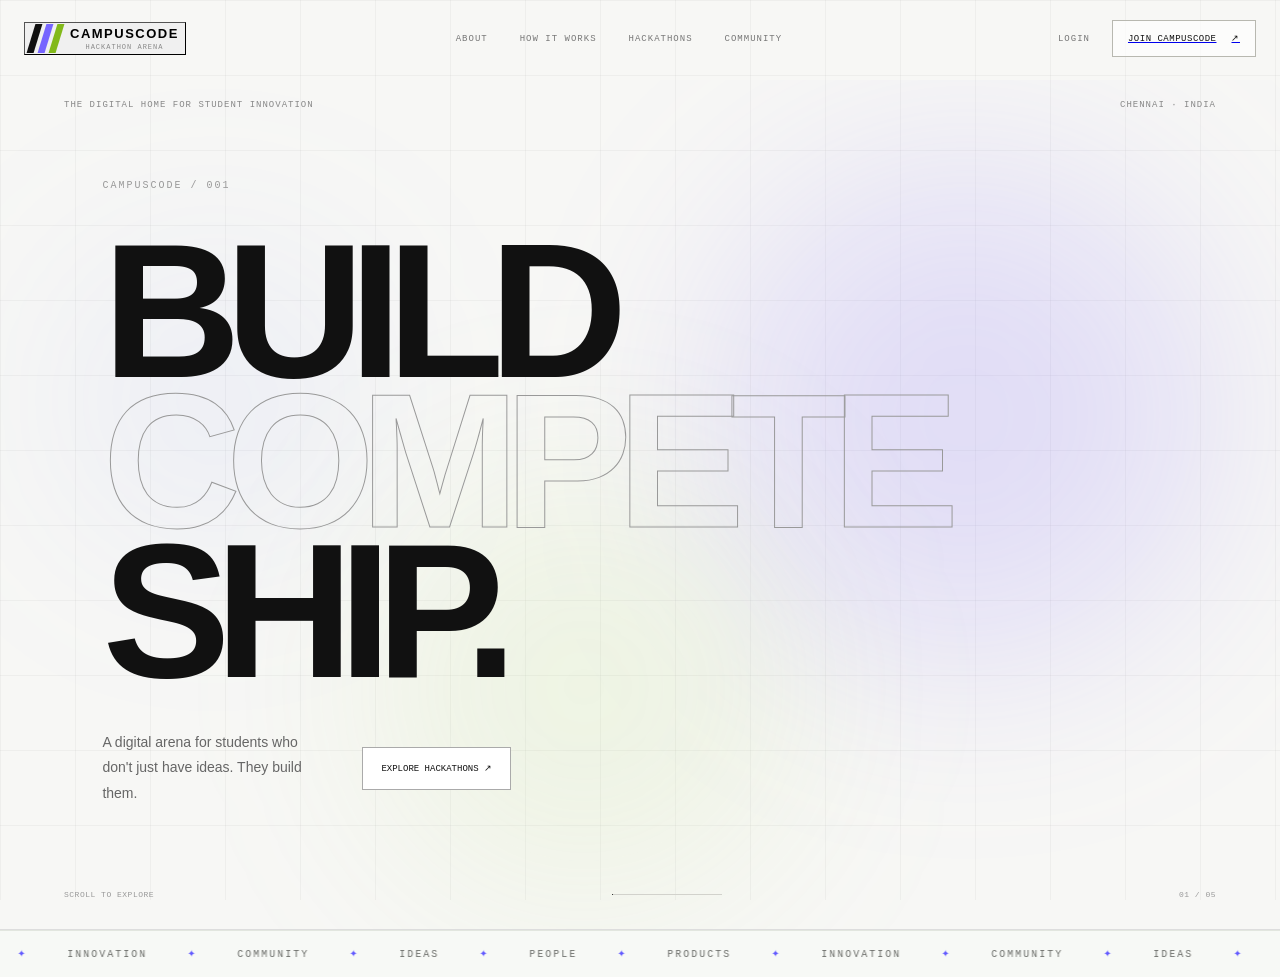
<file: index.html>
<!doctype html>
<html lang="en">
  <head>
    <meta charset="utf-8" />
    <meta name="viewport" content="width=device-width, initial-scale=1" />
    <meta http-equiv="refresh" content="0; url=Main/Main.html" />
    <title>CampusCode</title>
  </head>
  <body>
    <p>
      Opening CampusCode...
      <a href="Main/Main.html">Continue to the site</a>
    </p>
  </body>
</html>
</file>
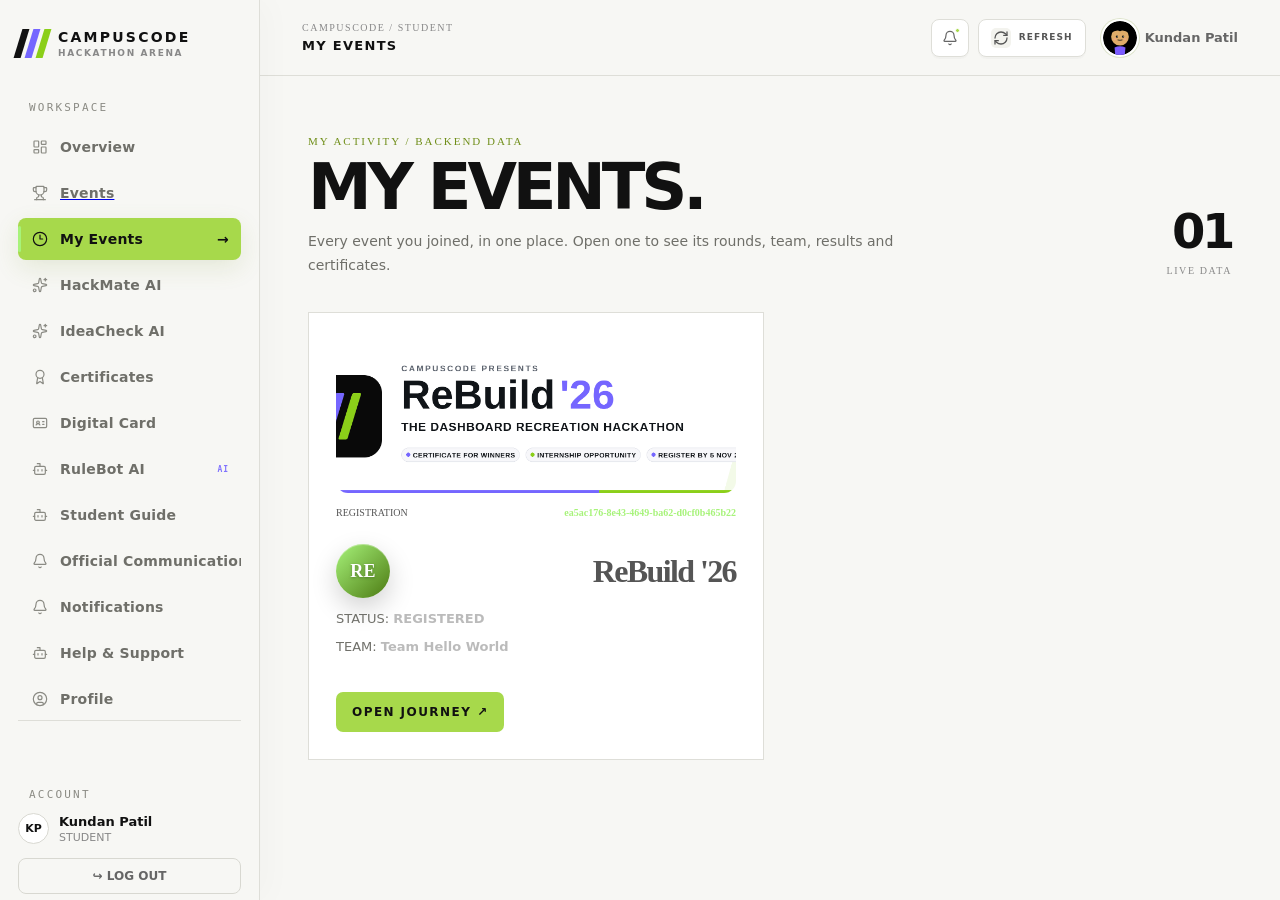
<file: Events/Events.html>
<!doctype html>
<!doctype html>
<html lang="en">
  <head>
    <meta charset="utf-8" />
    <meta content="width=device-width, initial-scale=1" name="viewport" />
    <title>CampusCode</title>
    <link href="./Events.css" rel="stylesheet" />
    <link
      rel="shortcut icon"
      href="../Main/Assets/image-2.svg"
      type="image/x-icon"
    />
  </head>
  <body>
    <div id="root">
      <div class="student-panel">
        <div class="student-bg-grid"></div>
        <div class="student-bg-orb one"></div>
        <div class="student-bg-orb two"></div>
        <div class="student-mobile-topbar">
          <button class="student-menu-button">☰</button>
          <div class="student-mobile-brand">
            <span aria-label="CampusCode logo" class="cc-mark cc-mark-small">
              <span> </span>
              <span> </span>
              <span> </span>
            </span>
            <div>
              <strong> CAMPUSCODE </strong>
              <span> HACKATHON ARENA </span>
            </div>
          </div>
          <div class="student-mobile-avatar">KP</div>
        </div>
        <aside class="student-sidebar">
          <button aria-label="Close sidebar" class="student-sidebar-close">
            &lsaquo;
          </button>
          <div class="student-brand">
            <span aria-label="CampusCode logo" class="cc-mark">
              <span> </span>
              <span> </span>
              <span> </span>
            </span>
            <div>
              <strong> CAMPUSCODE </strong>
              <span> HACKATHON ARENA </span>
            </div>
          </div>
          <div class="sidebar-label">WORKSPACE</div>
          <nav class="student-nav">
            <button class="student-nav-item" type="button">
              <span class="student-nav-icon">
                <svg
                  aria-hidden="true"
                  class="lucide lucide-layout-dashboard"
                  fill="none"
                  height="16"
                  stroke="currentColor"
                  stroke-linecap="round"
                  stroke-linejoin="round"
                  stroke-width="1.8"
                  viewbox="0 0 24 24"
                  width="16"
                  xmlns="http://ww"
                >
                  <rect height="9" rx="1" width="7" x="3" y="3"></rect>
                  <rect height="5" rx="1" width="7" x="14" y="3"></rect>
                  <rect height="9" rx="1" width="7" x="14" y="12"></rect>
                  <rect height="5" rx="1" width="7" x="3" y="16"></rect>
                </svg>
              </span>
              <span> Overview </span>
            </button>
            <a href="../Event/Event.html">
              <button class="student-nav-item" type="button">
                <span class="student-nav-icon">
                  <svg
                    aria-hidden="true"
                    class="lucide lucide-trophy"
                    fill="none"
                    height="16"
                    stroke="currentColor"
                    stroke-linecap="round"
                    stroke-linejoin="round"
                    stroke-width="1.8"
                    viewbox="0 0 24 24"
                    width="16"
                    xmlns="http://www.w3.org/2000/svg"
                  >
                    <path d="M10 14.66V17a1 1 0 0 1-1 1 2 2 0 0 0-2 2v2"></path>
                    <path d="M14 14.66V17a1 1 0 0 0 1 1 2 2 0 0 1 2 2v2"></path>
                    <path
                      d="M17.916 10H19.5A2.5 2.5 0 0 0 22 7.5V5a1 1 0 0 0-1-1h-3"
                    ></path>
                    <path d="M4 22h16"></path>
                    <path
                      d="M6 9a6 6 0 0 0 12 0V3a1 1 0 0 0-1-1H7a1 1 0 0 0-1 1z"
                    ></path>
                    <path
                      d="M6.084 10H4.5A2.5 2.5 0 0 1 2 7.5V5a1 1 0 0 1 1-1h3"
                    ></path>
                  </svg>
                </span>
                <span> Events </span>
              </button>
            </a>
            <button class="student-nav-item active" type="button">
              <span class="student-nav-icon">
                <svg
                  aria-hidden="true"
                  class="lucide lucide-clock3 lucide-clock-3"
                  fill="none"
                  height="16"
                  stroke="currentColor"
                  stroke-linecap="round"
                  stroke-linejoin="round"
                  stroke-width="1.8"
                  viewbox="0 0 24 24"
                  width="16"
                  xmlns="http://www.w3.org/2000/svg"
                >
                  <circle cx="12" cy="12" r="10"></circle>
                  <path d="M12 6v6h4"></path>
                </svg>
              </span>
              <span> My Events </span>
              <b> &rarr; </b>
            </button>
            <button class="student-nav-item" type="button">
              <span class="student-nav-icon">
                <svg
                  aria-hidden="true"
                  class="lucide lucide-sparkles"
                  fill="none"
                  height="16"
                  stroke="currentColor"
                  stroke-linecap="round"
                  stroke-linejoin="round"
                  stroke-width="1.8"
                  viewbox="0 0 24 24"
                  width="16"
                  xmlns="http://www.w3.org/2000/svg"
                >
                  <path
                    d="M11.017 2.814a1 1 0 0 1 1.966 0l1.051 5.558a2 2 0 0 0 1.594 1.594l5.558 1.051a1 1 0 0 1 0 1.966l-5.558 1.051a2 2 0 0 0-1.594 1.594l-1.051 5.558a1 1 0 0 1-1.966 0l-1.051-5.558a2 2 0 0 0-1.594-1.594l-5.558-1.051a1 1 0 0 1 0-1.966l5.558-1.051a2 2 0 0 0 1.594-1.594z"
                  ></path>
                  <path d="M20 2v4"></path>
                  <path d="M22 4h-4"></path>
                  <circle cx="4" cy="20" r="2"></circle>
                </svg>
              </span>
              <span> HackMate AI </span>
            </button>
            <button class="student-nav-item" type="button">
              <span class="student-nav-icon">
                <svg
                  aria-hidden="true"
                  class="lucide lucide-sparkles"
                  fill="none"
                  height="16"
                  stroke="currentColor"
                  stroke-linecap="round"
                  stroke-linejoin="round"
                  stroke-width="1.8"
                  viewbox="0 0 24 24"
                  width="16"
                  xmlns="http://www.w3.org/2000/svg"
                >
                  <path
                    d="M11.017 2.814a1 1 0 0 1 1.966 0l1.051 5.558a2 2 0 0 0 1.594 1.594l5.558 1.051a1 1 0 0 1 0 1.966l-5.558 1.051a2 2 0 0 0-1.594 1.594l-1.051 5.558a1 1 0 0 1-1.966 0l-1.051-5.558a2 2 0 0 0-1.594-1.594l-5.558-1.051a1 1 0 0 1 0-1.966l5.558-1.051a2 2 0 0 0 1.594-1.594z"
                  ></path>
                  <path d="M20 2v4"></path>
                  <path d="M22 4h-4"></path>
                  <circle cx="4" cy="20" r="2"></circle>
                </svg>
              </span>
              <span> IdeaCheck AI </span>
            </button>
            <button class="student-nav-item" type="button">
              <span class="student-nav-icon">
                <svg
                  aria-hidden="true"
                  class="lucide lucide-award"
                  fill="none"
                  height="16"
                  stroke="currentColor"
                  stroke-linecap="round"
                  stroke-linejoin="round"
                  stroke-width="1.8"
                  viewbox="0 0 24 24"
                  width="16"
                  xmlns="http://www.w3.org/2000/svg"
                >
                  <path
                    d="m15.477 12.89 1.515 8.526a.5.5 0 0 1-.81.47l-3.58-2.687a1 1 0 0 0-1.197 0l-3.586 2.686a.5.5 0 0 1-.81-.469l1.514-8.526"
                  ></path>
                  <circle cx="12" cy="8" r="6"></circle>
                </svg>
              </span>
              <span> Certificates </span>
            </button>
            <button class="student-nav-item" type="button">
              <span class="student-nav-icon">
                <svg
                  aria-hidden="true"
                  class="lucide lucide-id-card"
                  fill="none"
                  height="16"
                  stroke="currentColor"
                  stroke-linecap="round"
                  stroke-linejoin="round"
                  stroke-width="1.8"
                  viewbox="0 0 24 24"
                  width="16"
                  xmlns="http://www.w3.org/2000/svg"
                >
                  <path d="M16 10h2"></path>
                  <path d="M16 14h2"></path>
                  <path d="M6.17 15a3 3 0 0 1 5.66 0"></path>
                  <circle cx="9" cy="11" r="2"></circle>
                  <rect height="14" rx="2" width="20" x="2" y="5"></rect>
                </svg>
              </span>
              <span> Digital Card </span>
            </button>
            <button class="student-nav-item rulebot-nav-item" type="button">
              <span class="student-nav-icon">
                <svg
                  aria-hidden="true"
                  class="lucide lucide-bot"
                  fill="none"
                  height="16"
                  stroke="currentColor"
                  stroke-linecap="round"
                  stroke-linejoin="round"
                  stroke-width="1.8"
                  viewbox="0 0 24 24"
                  width="16"
                  xmlns="http://www.w3.org/2000/svg"
                >
                  <path d="M12 8V4H8"></path>
                  <rect height="12" rx="2" width="16" x="4" y="8"></rect>
                  <path d="M2 14h2"></path>
                  <path d="M20 14h2"></path>
                  <path d="M15 13v2"></path>
                  <path d="M9 13v2"></path>
                </svg>
              </span>
              <span> RuleBot AI </span>
            </button>
            <button class="student-nav-item" type="button">
              <span class="student-nav-icon">
                <svg
                  aria-hidden="true"
                  class="lucide lucide-bot"
                  fill="none"
                  height="16"
                  stroke="currentColor"
                  stroke-linecap="round"
                  stroke-linejoin="round"
                  stroke-width="1.8"
                  viewbox="0 0 24 24"
                  width="16"
                  xmlns="http://www.w3.org/2000/svg"
                >
                  <path d="M12 8V4H8"></path>
                  <rect height="12" rx="2" width="16" x="4" y="8"></rect>
                  <path d="M2 14h2"></path>
                  <path d="M20 14h2"></path>
                  <path d="M15 13v2"></path>
                  <path d="M9 13v2"></path>
                </svg>
              </span>
              <span> Student Guide </span>
            </button>
            <button class="student-nav-item" type="button">
              <span class="student-nav-icon">
                <svg
                  aria-hidden="true"
                  class="lucide lucide-bell"
                  fill="none"
                  height="16"
                  stroke="currentColor"
                  stroke-linecap="round"
                  stroke-linejoin="round"
                  stroke-width="1.8"
                  viewbox="0 0 24 24"
                  width="16"
                  xmlns="http://www.w3.org/2000/svg"
                >
                  <path d="M10.268 21a2 2 0 0 0 3.464 0"></path>
                  <path
                    d="M3.262 15.326A1 1 0 0 0 4 17h16a1 1 0 0 0 .74-1.673C19.41 13.956 18 12.499 18 8A6 6 0 0 0 6 8c0 4.499-1.411 5.956-2.738 7.326"
                  ></path>
                </svg>
              </span>
              <span> Official Communication </span>
            </button>
            <button class="student-nav-item" type="button">
              <span class="student-nav-icon">
                <svg
                  aria-hidden="true"
                  class="lucide lucide-bell"
                  fill="none"
                  height="16"
                  stroke="currentColor"
                  stroke-linecap="round"
                  stroke-linejoin="round"
                  stroke-width="1.8"
                  viewbox="0 0 24 24"
                  width="16"
                  xmlns="http://www.w3.org/2000/svg"
                >
                  <path d="M10.268 21a2 2 0 0 0 3.464 0"></path>
                  <path
                    d="M3.262 15.326A1 1 0 0 0 4 17h16a1 1 0 0 0 .74-1.673C19.41 13.956 18 12.499 18 8A6 6 0 0 0 6 8c0 4.499-1.411 5.956-2.738 7.326"
                  ></path>
                </svg>
              </span>
              <span> Notifications </span>
            </button>
            <button class="student-nav-item" type="button">
              <span class="student-nav-icon">
                <svg
                  aria-hidden="true"
                  class="lucide lucide-bot"
                  fill="none"
                  height="16"
                  stroke="currentColor"
                  stroke-linecap="round"
                  stroke-linejoin="round"
                  stroke-width="1.8"
                  viewbox="0 0 24 24"
                  width="16"
                  xmlns="http://www.w3.org/2000/svg"
                >
                  <path d="M12 8V4H8"></path>
                  <rect height="12" rx="2" width="16" x="4" y="8"></rect>
                  <path d="M2 14h2"></path>
                  <path d="M20 14h2"></path>
                  <path d="M15 13v2"></path>
                  <path d="M9 13v2"></path>
                </svg>
              </span>
              <span> Help &amp; Support </span>
            </button>
            <button class="student-nav-item" type="button">
              <span class="student-nav-icon">
                <svg
                  aria-hidden="true"
                  class="lucide lucide-circle-user"
                  fill="none"
                  height="16"
                  stroke="currentColor"
                  stroke-linecap="round"
                  stroke-linejoin="round"
                  stroke-width="1.8"
                  viewbox="0 0 24 24"
                  width="16"
                  xmlns="http://www.w3.org/2000/svg"
                >
                  <circle cx="12" cy="12" r="10"></circle>
                  <circle cx="12" cy="10" r="3"></circle>
                  <path
                    d="M7 20.662V19a2 2 0 0 1 2-2h6a2 2 0 0 1 2 2v1.662"
                  ></path>
                </svg>
              </span>
              <span> Profile </span>
            </button>
          </nav>
          <div class="student-sidebar-bottom">
            <div class="sidebar-label">ACCOUNT</div>
            <div class="sidebar-user">
              <div>KP</div>
              <span>
                <strong> Kundan Patil </strong>
                <small> STUDENT </small>
              </span>
            </div>
            <button class="logout-btn" type="button">
              <span> &rarrhk; </span>
              LOG OUT
            </button>
          </div>
        </aside>
        <main class="student-main">
          <header class="student-topbar">
            <div>
              <span> CAMPUSCODE / STUDENT </span>
              <strong> MY EVENTS </strong>
            </div>
            <div class="student-top-actions">
              <button
                aria-label="Open notifications"
                class="student-top-notification"
                type="button"
              >
                <svg
                  aria-hidden="true"
                  class="lucide lucide-bell"
                  fill="none"
                  height="16"
                  stroke="currentColor"
                  stroke-linecap="round"
                  stroke-linejoin="round"
                  stroke-width="1.8"
                  viewbox="0 0 24 24"
                  width="16"
                  xmlns="http://www.w3.org/2000/svg"
                >
                  <path d="M10.268 21a2 2 0 0 0 3.464 0"></path>
                  <path
                    d="M3.262 15.326A1 1 0 0 0 4 17h16a1 1 0 0 0 .74-1.673C19.41 13.956 18 12.499 18 8A6 6 0 0 0 6 8c0 4.499-1.411 5.956-2.738 7.326"
                  ></path>
                </svg>
                <i> </i>
              </button>
              <button
                aria-label="Refresh current page"
                class="campus-refresh-button"
                title="Refresh current page"
                type="button"
              >
                <span class="campus-refresh-icon-wrap">
                  <svg
                    aria-hidden="true"
                    class="lucide lucide-refresh-cw campus-refresh-icon"
                    fill="none"
                    height="16"
                    stroke="currentColor"
                    stroke-linecap="round"
                    stroke-linejoin="round"
                    stroke-width="1.9"
                    viewbox="0 0 24 24"
                    width="16"
                    xmlns="http://www.w3.org/2000/svg"
                  >
                    <path
                      d="M3 12a9 9 0 0 1 9-9 9.75 9.75 0 0 1 6.74 2.74L21 8"
                    ></path>
                    <path d="M21 3v5h-5"></path>
                    <path
                      d="M21 12a9 9 0 0 1-9 9 9.75 9.75 0 0 1-6.74-2.74L3 16"
                    ></path>
                    <path d="M8 16H3v5"></path>
                  </svg>
                </span>
                <span class="campus-refresh-label"> REFRESH </span>
              </button>
              <div class="topbar-user">
                <svg
                  aria-hidden="true"
                  class="student-avatar"
                  height="34"
                  viewbox="0 0 100 100"
                  width="34"
                >
                  <circle cx="50" cy="50" r="50"></circle>
                  <circle cx="50" cy="46" fill="#e0ac69" r="26"></circle>
                  <g>
                    <path
                      d="M22 36 Q24 10 50 10 Q76 10 78 36 Q60 24 50 30 Q40 24 22 36Z"
                    ></path>
                    <circle cx="50" cy="12" r="7"></circle>
                  </g>
                  <circle cx="41" cy="46" fill="#1c1c1c" r="3.4"></circle>
                  <circle cx="59" cy="46" fill="#1c1c1c" r="3.4"></circle>
                  <circle cx="42" cy="45" fill="#fff" r="1.1"></circle>
                  <circle cx="60" cy="45" fill="#fff" r="1.1"></circle>
                  <path
                    d="M44 56 Q50 58 56 56"
                    fill="none"
                    stroke="#1c1c1c"
                    stroke-linecap="round"
                    stroke-width="2.4"
                  ></path>
                  <ellipse
                    cx="35"
                    cy="53"
                    fill="#ff9d9d"
                    opacity=".55"
                    rx="4"
                    ry="2.6"
                  ></ellipse>
                  <ellipse
                    cx="65"
                    cy="53"
                    fill="#ff9d9d"
                    opacity=".55"
                    rx="4"
                    ry="2.6"
                  ></ellipse>
                  <path
                    d="M34 78 Q50 70 66 78 L64 100 L36 100Z"
                    fill="#7c5cff"
                  ></path>
                </svg>
                <span> Kundan Patil </span>
              </div>
            </div>
          </header>
          <div class="student-content">
            <div class="student-view">
              <section>
                <div class="student-page-heading">
                  <div>
                    <span> MY ACTIVITY / BACKEND DATA </span>
                    <h1>MY EVENTS.</h1>
                    <p>
                      Every event you joined, in one place. Open one to see its
                      rounds, team, results and certificates.
                    </p>
                  </div>
                  <div class="student-counter">
                    <strong> 01 </strong>
                    <span> LIVE DATA </span>
                  </div>
                </div>
                <div class="registration-grid">
                  <article class="registration-card">
                    <div class="event-banner">
                      <img
                        alt="ReBuild '26 banner"
                        class="event-banner-web"
                        height="153"
                        loading="lazy"
                        src="../Main/Assets/image-1.png"
                        width="528"
                      />
                      <img
                        alt="ReBuild '26 banner"
                        class="event-banner-mobile"
                        height="0"
                        loading="lazy"
                        src="assets/asset-016.png"
                        width="0"
                      />
                    </div>
                    <div>
                      <span> REGISTRATION </span>
                      <b> ea5ac176-8e43-4649-ba62-d0cf0b465b22 </b>
                    </div>
                    <div class="hackathon-card-brand">
                      <span
                        aria-hidden="true"
                        class="hack-mark"
                        style="
                          width: 54px;
                          height: 54px;
                          font-size: 18px;
                          background: linear-gradient(
                            135deg,
                            rgb(167, 243, 122),
                            rgb(76, 122, 18)
                          );
                        "
                      >
                        RE
                      </span>
                      <h2>ReBuild '26</h2>
                    </div>
                    <p>
                      STATUS:
                      <strong> REGISTERED </strong>
                    </p>
                    <p>
                      TEAM:
                      <strong> Team Hello World </strong>
                    </p>
                    <button class="student-primary-btn">
                      OPEN JOURNEY &nearrow;
                    </button>
                  </article>
                </div>
              </section>
            </div>
          </div>
        </main>
      </div>
    </div>
  </body>
</html>
</file>
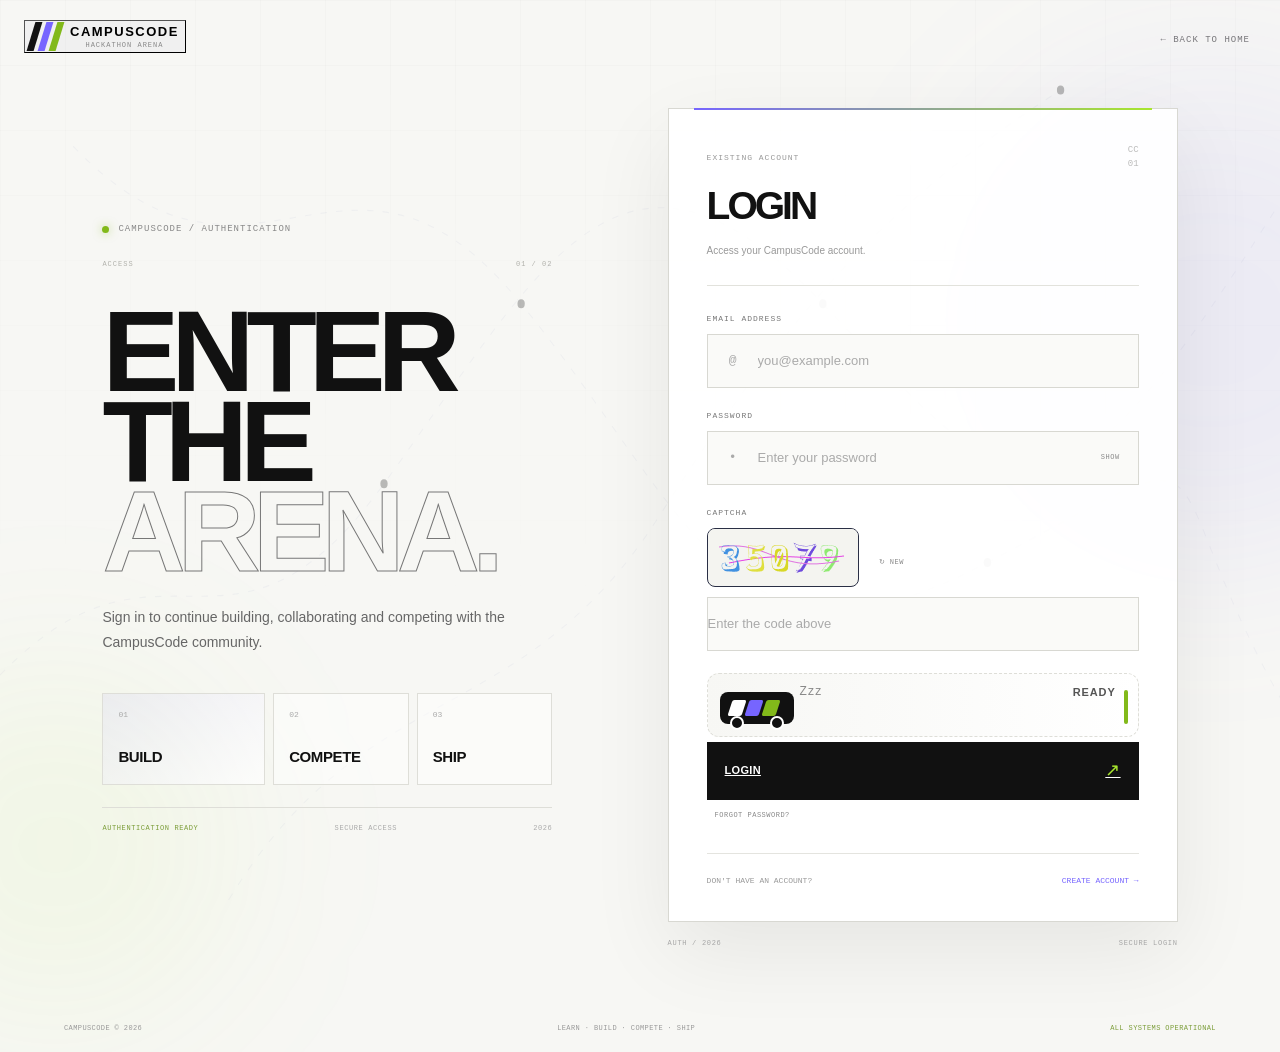
<file: Main/Login.html>
<!doctype html>
<html lang="en">
  <head>
    <meta charset="UTF-8" />
    <meta name="viewport" content="width=device-width, initial-scale=1.0" />
    <title>CampusCode - Login</title>
    <link rel="stylesheet" href="./CSS/Login.css" />
    <link
      rel="shortcut icon"
      href="../Main/Assets/image-2.svg"
      type="image/x-icon"
    />
  </head>

  <body>
    <div class="Main">
      <!-- Background Elements -->
      <div class="login-grid"></div>
      <div class="glow glow-one"></div>
      <div class="glow glow-two"></div>

      <!-- Moving Object in Screen at purple color -->

      <div class="login-network" aria-hidden="true">
        <svg viewBox="0 0 1400 800" preserveAspectRatio="none">
          <path
            d="M0 600 C180 450 250 620 420 430 S680 80 900 270 S1150 500 1400 180"
          ></path>
          <path
            d="M80 130 C280 300 380 80 570 270 S800 620 1080 500 S1250 400 1400 620"
          ></path>
          <path d="M250 800 C400 600 570 650 720 460 S970 180 1160 80"></path>

          <circle cx="420" cy="430" r="4"></circle>
          <circle cx="900" cy="270" r="4"></circle>
          <circle cx="1080" cy="500" r="4"></circle>
          <circle cx="570" cy="270" r="4"></circle>
          <circle cx="1160" cy="80" r="4"></circle>
        </svg>
      </div>

      <!-- Navbar -->
      <header class="header-nav">
        <button type="button" class="logo">
          <span class="logo-mark">
            <span></span>
            <span></span>
            <span></span>
          </span>
          <span class="logo-info">
            <strong class="logo-name">CAMPUSCODE</strong>
            <small class="logo-tagline">HACKATHON ARENA</small>
          </span>
        </button>

        <a href="./Main.html">
          <button class="login-back" type="button">← BACK TO HOME</button></a
        >
      </header>

      <!-- Main Section -->
      <main class="login-main">
        <!-- Left Introduction Section -->
        <section class="login-intro">
          <div class="login-status">
            <span></span>
            CAMPUSCODE / AUTHENTICATION
          </div>

          <div class="login-intro-index">
            <span>ACCESS</span>
            <span>01 / 02</span>
          </div>

          <h1>
            ENTER<br />
            THE<br />
            <span>ARENA.</span>
          </h1>

          <p class="login-intro-description">
            Sign in to continue building, collaborating and competing with the
            CampusCode community.
          </p>

          <div class="login-features">
            <div>
              <strong>01</strong>
              <span>BUILD</span>
            </div>

            <div>
              <strong>02</strong>
              <span>COMPETE</span>
            </div>

            <div>
              <strong>03</strong>
              <span>SHIP</span>
            </div>
          </div>

          <div class="login-system-info">
            <span>AUTHENTICATION READY</span>
            <span>SECURE ACCESS</span>
            <span>2026</span>
          </div>
        </section>

        <!-- Right Login Card -->
        <section class="left-section">
          <div class="login-card">
            <div class="login-card-top">
              <div>
                <span class="login-card-label"> EXISTING ACCOUNT </span>

                <h2>LOGIN</h2>

                <p>Access your CampusCode account.</p>
              </div>

              <div class="login-card-index">CC<br />01</div>
            </div>

            <div class="login-divider"></div>

            <!-- Login Form -->
            <form>
              <!-- Email -->
              <div class="login-field">
                <label for="login-email"> EMAIL ADDRESS </label>

                <div class="login-input-wrap">
                  <span class="login-input-icon">@</span>

                  <input
                    type="email"
                    id="login-email"
                    name="email"
                    placeholder="you@example.com"
                    autocomplete="email"
                  />
                </div>
              </div>

              <!-- Password -->
              <div class="login-field">
                <label for="login-password"> PASSWORD </label>

                <div class="login-input-wrap">
                  <span class="login-input-icon">•</span>

                  <input
                    type="password"
                    id="login-password"
                    name="password"
                    placeholder="Enter your password"
                    autocomplete="current-password"
                  />

                  <button type="button" class="login-password-toggle">
                    SHOW
                  </button>
                </div>
              </div>

              <!-- CAPTCHA -->
              <div class="login-field">
                <label for="login-captcha"> CAPTCHA </label>

                <div class="login-captcha-row">
                  <div class="login-captcha-img">
                    <img src="Assets/svg-code-300x100.png" alt="captcha-svg" />
                  </div>
                  <button type="button" class="login-password-toggle">
                    ↻ NEW
                  </button>
                </div>
                <div class="login-input-wrap">
                  <input
                    type="text"
                    id="login-captcha"
                    name="captcha"
                    placeholder="Enter the code above"
                    maxlength="5"
                  />
                </div>
              </div>
              <div class="login-ride-stage" aria-hidden="true">
                <span class="login-ride-zzz">Zzz</span>
                <span class="login-ride">
                  <span class="login-ride-body">
                    <i></i>
                    <i></i>
                    <i></i>
                  </span>
                  <span class="login-ride-wheel left"></span>
                  <span class="login-ride-wheel right"></span>
                </span>
                <span class="login-ride-barrier"></span>
                <span class="login-ride-status">READY</span>
                <span class="login-ride-traffic">● ● ●</span>
              </div>
              <a href="../Event/Event.html" class="login-submit">
                <span>LOGIN</span>
                <b>↗</b>
              </a>
              <div class="login-otp-row">
                <button type="button" class="login-password-toggle">
                  FORGOT PASSWORD?
                </button>
              </div>
            </form>
            <div class="login-register">
              <span>DON'T HAVE AN ACCOUNT?</span>
              <button type="button">CREATE ACCOUNT →</button>
            </div>
          </div>
          <div class="login-card-footer">
            <span>AUTH / 2026</span>
            <span>SECURE LOGIN</span>
          </div>
        </section>
      </main>
      <footer class="login-bottom">
        <span>CAMPUSCODE © 2026</span>
        <span>LEARN · BUILD · COMPETE · SHIP</span>
        <span>ALL SYSTEMS OPERATIONAL</span>
      </footer>
    </div>
  </body>
</html>
</file>
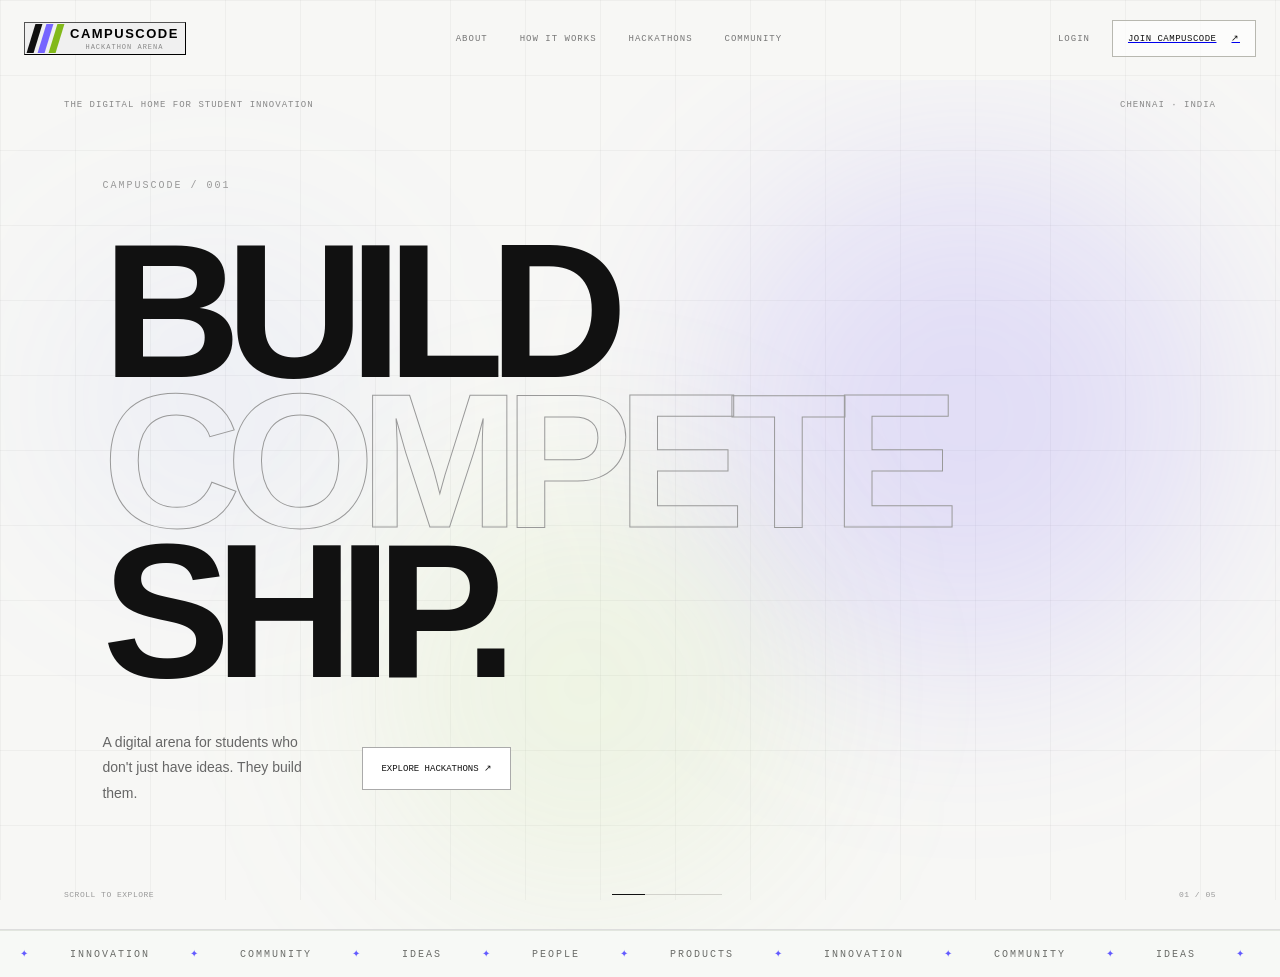
<file: Main/Main.html>
<!doctype html>
<html lang="en">
  <head>
    <meta charset="UTF-8" />
    <meta name="viewport" content="width=device-width, initial-scale=1.0" />
    <title>CampusCode</title>
    <link rel="stylesheet" href="./CSS/Main.css" />
    <link rel="shortcut icon" href="./Assets/image-2.svg" type="image/x-icon" />
  </head>

  <body>
    <div class="bg-grid"></div>
    <header class="header-section">
      <div class="header-nav">
        <button type="button" class="logo">
          <span class="logo-mark">
            <span></span>
            <span></span>
            <span></span>
          </span>
          <span class="logo-info">
            <strong class="logo-name">CAMPUSCODE</strong>
            <small class="logo-tagline">HACKATHON ARENA</small>
          </span>
        </button>
        <nav class="main-nav">
          <a href="#about" class="nav-link">ABOUT</a>
          <a href="#how" class="nav-link">HOW IT WORKS</a>
          <a href="#hackathons" class="nav-link">HACKATHONS</a>
          <a href="#community" class="nav-link">COMMUNITY</a>
        </nav>
        <div class="header-actions">
          <a href="./Login.html"
            ><button type="button" class="btn-login">LOGIN</button></a
          >
          <a href="./Register.html"
            ><button type="button" class="btn-join">
              JOIN CAMPUSCODE
              <span class="arrow">↗</span>
            </button>
          </a>
        </div>
      </div>
    </header>
    <section class="hero">
      <div class="hero-grid"></div>
      <div class="hero-glow glow-one"></div>
      <div class="hero-glow glow-two"></div>
      <div class="hero-glow glow-three"></div>
      <div class="hero-network"></div>
      <div class="hero-top-line">
        <span class="hero-tagline"
          >THE DIGITAL HOME FOR STUDENT INNOVATION</span
        >
        <span class="hero-location">CHENNAI · INDIA</span>
      </div>
      <div class="hero-content">
        <div class="hero-label">CAMPUSCODE / 001</div>
        <h1 class="hero-title">
          BUILD<br />
          <span class="title-highlight">COMPETE</span><br />
          SHIP.
        </h1>
        <div class="hero-description">
          <p class="hero-text">
            A digital arena for students who don't just have ideas. They build
            them.
          </p>
          <button class="btn-explore">EXPLORE HACKATHONS <span>↗</span></button>
        </div>
      </div>
      <div class="hero-bottom">
        <span class="scroll-text">SCROLL TO EXPLORE</span>
        <div class="scroll-line"><i class="scroll-icon"></i></div>
        <span class="scroll-counter">01 / 05</span>
      </div>
    </section>
    <div class="marquee-section">
      <div class="marquee-track">
        <span>✦</span><span>INNOVATION</span> <span>✦</span
        ><span>COMMUNITY</span> <span>✦</span><span>IDEAS</span> <span>✦</span
        ><span>PEOPLE</span> <span>✦</span><span>PRODUCTS</span>
      </div>
      <div class="marquee-track">
        <span>✦</span><span>INNOVATION</span> <span>✦</span
        ><span>COMMUNITY</span> <span>✦</span><span>IDEAS</span> <span>✦</span
        ><span>PEOPLE</span> <span>✦</span><span>PRODUCTS</span>
      </div>
    </div>
  </body>
</html>
</file>
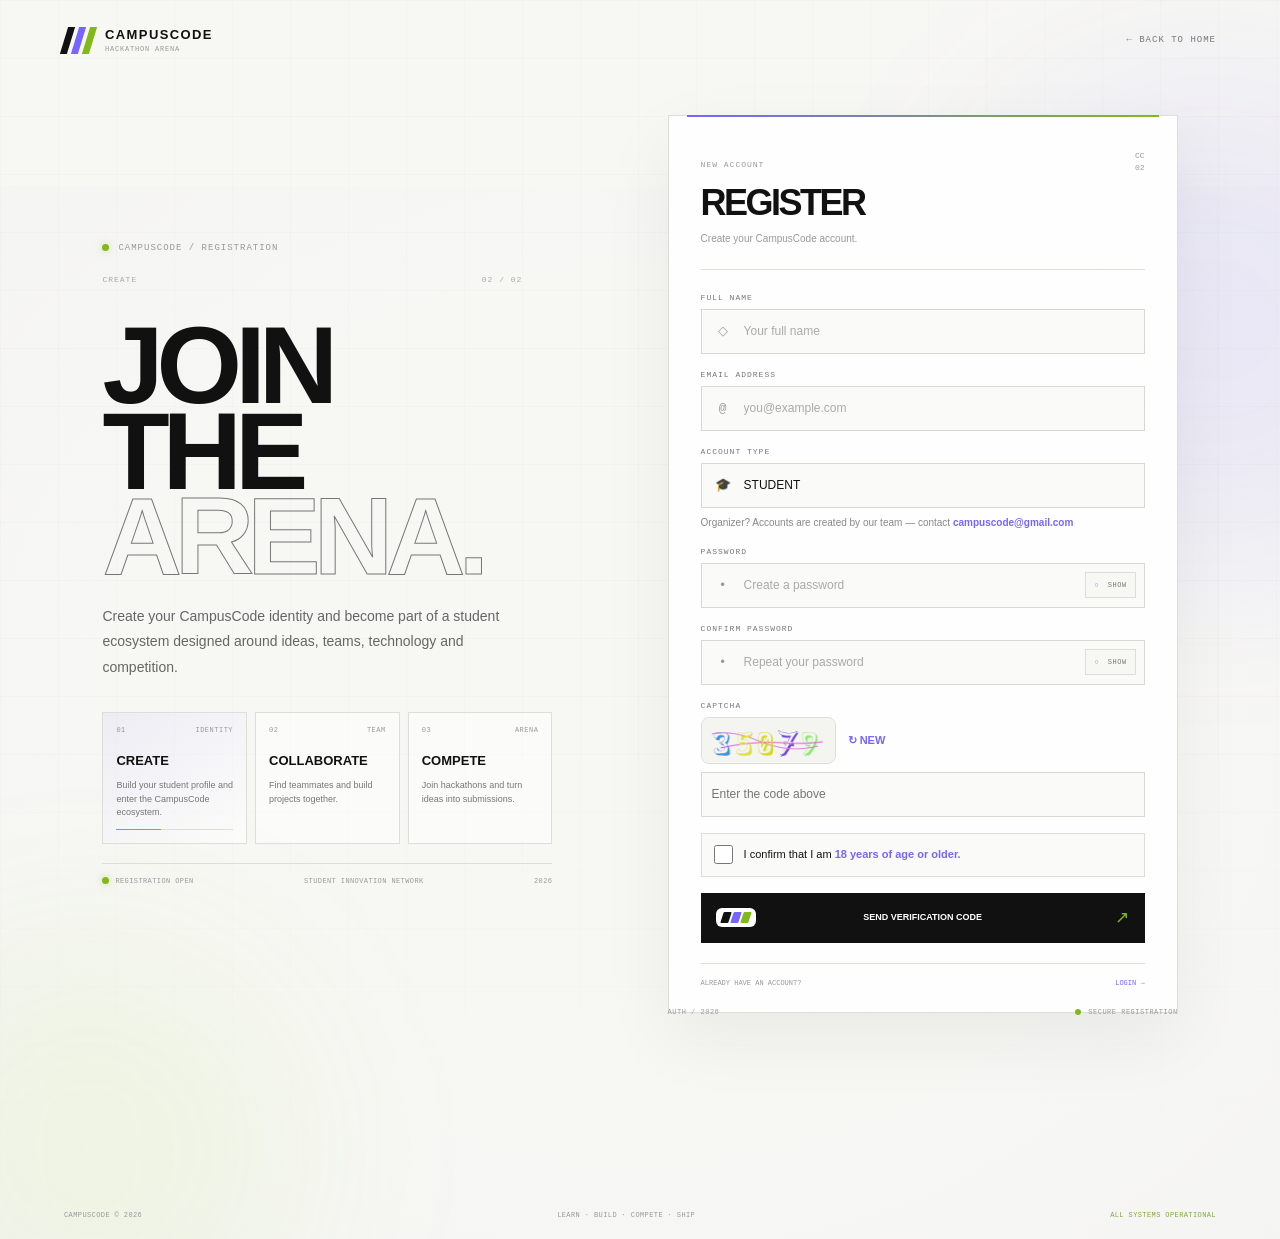
<file: Main/Register.html>
<!doctype html>
<html lang="en">
  <head>
    <meta charset="utf-8" />
    <meta name="viewport" content="width=device-width, initial-scale=1" />
    <title>CampusCode | Register</title>
    <link rel="stylesheet" href="./CSS/Register.css" />
    <link rel="shortcut icon" href="./Assets/image-2.svg" type="image/x-icon" />
  </head>
  <body>
    <div class="Main">
      <div class="bg-grid"></div>
      <div class="glow glow-one"></div>
      <div class="glow glow-two"></div>
      <div class="bg-decoration"></div>

      <header class="header-nav">
        <a href="./Main.html" class="logo" aria-label="CampusCode home">
          <span class="logo-mark"><span></span><span></span><span></span></span>
          <span class="logo-info"
            ><strong class="logo-name">CAMPUSCODE</strong
            ><small class="logo-tagline">HACKATHON ARENA</small></span
          >
        </a>
        <a href="./Main.html" class="register-back">← BACK TO HOME</a>
      </header>

      <main class="register-main">
        <section class="right-section">
          <div class="register-status">
            <span></span> CAMPUSCODE / REGISTRATION
          </div>
          <div class="register-intro-index">
            <span>CREATE</span><span>02 / 02</span>
          </div>
          <h1>JOIN<br />THE<br /><span>ARENA.</span></h1>
          <p>
            Create your CampusCode identity and become part of a student
            ecosystem designed around ideas, teams, technology and competition.
          </p>

          <div class="info-grid">
            <article class="info-card featured">
              <div class="card-top"><span>01</span><span>IDENTITY</span></div>
              <strong>CREATE</strong>
              <p>
                Build your student profile and enter the CampusCode ecosystem.
              </p>
              <div class="info-line"><i></i></div>
            </article>
            <article class="info-card">
              <div class="card-top"><span>02</span><span>TEAM</span></div>
              <strong>COLLABORATE</strong>
              <p>Find teammates and build projects together.</p>
            </article>
            <article class="info-card">
              <div class="card-top"><span>03</span><span>ARENA</span></div>
              <strong>COMPETE</strong>
              <p>Join hackathons and turn ideas into submissions.</p>
            </article>
          </div>

          <div class="system-info">
            <div><span class="dot"></span> REGISTRATION OPEN</div>
            <div>STUDENT INNOVATION NETWORK</div>
            <div>2026</div>
          </div>
        </section>

        <section class="left-section">
          <div class="card-header">
            <div>
              <span class="label">NEW ACCOUNT</span>
              <h2>REGISTER</h2>
              <p>Create your CampusCode account.</p>
            </div>
            <div class="card-index">CC<br />02</div>
          </div>
          <div class="divider"></div>

          <form class="register-form">
            <div class="field">
              <label for="full-name">FULL NAME</label>
              <div class="input-wrap">
                <span class="input-icon">◇</span
                ><input
                  id="full-name"
                  name="fullName"
                  type="text"
                  placeholder="Your full name"
                  autocomplete="name"
                  required
                />
              </div>
            </div>
            <div class="field">
              <label for="email">EMAIL ADDRESS</label>
              <div class="input-wrap">
                <span class="input-icon">@</span
                ><input
                  id="email"
                  name="email"
                  type="email"
                  placeholder="you@example.com"
                  autocomplete="email"
                  required
                />
              </div>
            </div>
            <div class="field account-type">
              <label for="account-type">ACCOUNT TYPE</label>
              <div class="input-wrap static-field">
                <span class="input-icon">🎓</span
                ><input
                  id="account-type"
                  name="accountType"
                  type="text"
                  value="STUDENT"
                  readonly
                />
              </div>
              <p class="note">
                Organizer? Accounts are created by our team — contact
                <a href="mailto:campuscode@gmail.com">campuscode@gmail.com</a>
              </p>
            </div>
            <div class="field">
              <label for="password">PASSWORD</label>
              <div class="input-wrap">
                <span class="input-icon">•</span
                ><input
                  id="password"
                  name="password"
                  type="password"
                  placeholder="Create a password"
                  autocomplete="new-password"
                  required
                /><button
                  type="button"
                  class="toggle-password"
                  data-target="password"
                >
                  SHOW
                </button>
              </div>
            </div>
            <div class="field">
              <label for="confirm-password">CONFIRM PASSWORD</label>
              <div class="input-wrap">
                <span class="input-icon">•</span
                ><input
                  id="confirm-password"
                  name="confirmPassword"
                  type="password"
                  placeholder="Repeat your password"
                  autocomplete="new-password"
                  required
                /><button
                  type="button"
                  class="toggle-password"
                  data-target="confirm-password"
                >
                  SHOW
                </button>
              </div>
            </div>
            <div class="field captcha-field">
              <label for="captcha-code">CAPTCHA</label>
              <div class="captcha-row">
                <div class="captcha-box">
                  <img src="./Assets/svg-code-300x100.png" alt="CAPTCHA" />
                </div>
                <button type="button" class="captcha-refresh">↻ NEW</button>
              </div>
              <input
                id="captcha-code"
                name="captcha"
                type="text"
                class="captcha-input"
                placeholder="Enter the code above"
                autocomplete="off"
                required
              />
            </div>
            <label class="register-age-check"
              ><input type="checkbox" name="ageConfirmation" required /><span
                >I confirm that I am <b>18 years of age or older.</b></span
              ></label
            >
            <a href="../Event/Event.html" class="register-submit">
              <span class="mini-ride"><i></i><i></i><i></i></span>
              <span>SEND VERIFICATION CODE</span><b>↗</b>
            </a>
          </form>

          <div class="register-card-footer">
            <span>ALREADY HAVE AN ACCOUNT?</span
            ><a href="./Login.html">LOGIN →</a>
          </div>
        </section>

        <div class="register-security">
          <span>AUTH / 2026</span><span><i></i> SECURE REGISTRATION</span>
        </div>
      </main>

      <footer class="page-footer">
        <span>CAMPUSCODE © 2026</span><span>LEARN · BUILD · COMPETE · SHIP</span
        ><span>ALL SYSTEMS OPERATIONAL</span>
      </footer>
    </div>
  </body>
</html>
</file>
<file: Events/Events.css>
html {
  scroll-behavior: smooth;
}

body {
  background: var(--bg);
  color: var(--text);
  margin: 0px;
  font-family: Inter, sans-serif;
}

button,
input,
textarea,
select {
  font-family: inherit;
}

button {
  cursor: pointer;
}

@media (prefers-reduced-motion: reduce) {
  * {
    scroll-behavior: auto !important;
    transition-duration: 0.01ms !important;
    animation-duration: 0.01ms !important;
    animation-iteration-count: 1 !important;
  }
}

html,
body,
#root {
  width: 100%;
  min-height: 100%;
  margin: 0px;
  height: auto !important;
  overflow: hidden auto !important;
}

.student-panel {
  color: rgb(244, 244, 239);
  background: rgb(7, 7, 7);
  min-height: 100vh;
  font-family: Inter, system-ui, sans-serif;
  display: flex;
  overflow: hidden;
}

.student-bg-grid {
  pointer-events: none;
  background-image:
    linear-gradient(rgba(255, 255, 255, 0.024) 1px, rgba(0, 0, 0, 0) 1px),
    linear-gradient(90deg, rgba(255, 255, 255, 0.024) 1px, rgba(0, 0, 0, 0) 1px);
  background-size: 48px 48px;
  position: fixed;
  inset: 0px;
}

.student-bg-orb {
  filter: blur(100px);
  opacity: 0.08;
  pointer-events: none;
  border-radius: 50%;
  width: 420px;
  height: 420px;
  position: fixed;
}

.cc-mark {
  flex: 0 0 auto;
  align-items: center;
  gap: 4px;
  width: fit-content;
  height: 31px;
  display: inline-flex;
  overflow: visible;
  transform: skew(-17deg);
}

.cc-mark span {
  background: rgb(17, 17, 17);
  width: 7px;
  height: 29px;
  display: block;
}

.cc-mark span:nth-child(2) {
  background: rgb(117, 102, 255);
}

.cc-mark span:nth-child(3) {
  background: rgb(139, 207, 25);
}

.cc-mark-small {
  gap: 3px;
  height: 22px;
}

.cc-mark-small span {
  width: 5px;
  height: 21px;
}

.student-sidebar {
  z-index: 5;
  backdrop-filter: blur(20px);
  background: rgba(7, 7, 7, 0.88);
  border-right: 1px solid rgba(255, 255, 255, 0.08);
  flex-direction: column;
  width: 260px;
  min-width: 260px;
  padding: 28px 18px;
  display: flex;
  position: relative;
}

.student-brand,
.student-mobile-brand {
  align-items: center;
  gap: 11px;
  display: flex;
}

.student-brand strong,
.student-mobile-brand strong {
  letter-spacing: 0.16em;
  font-size: 14px;
  display: block;
}

.student-brand span,
.student-mobile-brand span {
  color: rgb(102, 102, 102);
  letter-spacing: 0.18em;
  margin-top: 3px;
  font-size: 9px;
  font-weight: 800;
  display: block;
}

.sidebar-label {
  color: rgb(68, 68, 68);
  letter-spacing: 0.2em;
  margin: 42px 11px 12px;
  font:
    500 10px "DM Mono",
    monospace;
}

.student-sidebar nav {
  flex-direction: column;
  gap: 4px;
  display: flex;
}

.student-sidebar nav button {
  color: rgb(119, 119, 119);
  text-align: left;
  letter-spacing: 0.02em;
  cursor: pointer;
  background: 0px 0px;
  border: 0px;
  border-radius: 9px;
  align-items: center;
  gap: 13px;
  padding: 12px 13px;
  font: 700 12px Inter;
  transition: 0.25s;
  display: flex;
}

.student-sidebar nav button span {
  color: rgb(85, 85, 85);
  text-align: center;
  width: 20px;
  font-size: 15px;
}

.student-sidebar nav button:hover {
  color: rgb(255, 255, 255);
  background: rgba(255, 255, 255, 0.04);
  transform: translate(2px);
}

.student-sidebar nav button.active span {
  color: rgb(10, 10, 10);
}

.student-sidebar-bottom {
  border-top: 1px solid rgba(255, 255, 255, 0.07);
  margin-top: auto;
  padding-top: 25px;
}

.sidebar-user {
  align-items: center;
  gap: 10px;
  display: flex;
}

.sidebar-user > div,
.student-mobile-avatar {
  color: rgb(167, 243, 122);
  background: rgb(21, 21, 21);
  border: 1px solid rgb(43, 43, 43);
  border-radius: 50%;
  place-items: center;
  width: 31px;
  height: 31px;
  font-size: 11px;
  font-weight: 900;
  display: grid;
}

.sidebar-user strong,
.sidebar-user small {
  display: block;
}

.sidebar-user small {
  color: rgb(85, 85, 85);
  margin-top: 2px;
  font-size: 9px;
}

.logout-btn {
  color: rgb(102, 102, 102);
  cursor: pointer;
  background: 0px 0px;
  border: 1px solid rgb(34, 34, 34);
  border-radius: 8px;
  width: 100%;
  margin-top: 14px;
  padding: 10px;
  font-size: 10px;
  font-weight: 900;
}

.student-main {
  z-index: 1;
  flex: 1 1 0%;
  min-width: 0px;
  max-height: 100vh;
  position: relative;
  overflow: auto;
}

.student-topbar {
  backdrop-filter: blur(20px);
  z-index: 4;
  background: rgba(7, 7, 7, 0.7);
  border-bottom: 1px solid rgba(255, 255, 255, 0.08);
  justify-content: space-between;
  align-items: center;
  height: 76px;
  padding: 0px 42px;
  display: flex;
  position: sticky;
  top: 0px;
}

.student-topbar > div:first-child span {
  color: rgb(68, 68, 68);
  letter-spacing: 0.15em;
  font: 500 9px "DM Mono";
  display: block;
}

.student-topbar > div:first-child strong {
  letter-spacing: 0.1em;
  margin-top: 5px;
  font-size: 13px;
  display: block;
}

.topbar-user {
  color: rgb(119, 119, 119);
  align-items: center;
  gap: 9px;
  font-size: 11px;
  font-weight: 700;
  display: flex;
}

.student-content {
  max-width: 1280px;
  margin: auto;
  padding: 54px 48px 90px;
}

.student-mobile-topbar {
  display: none;
}

.student-page-heading {
  justify-content: space-between;
  align-items: flex-end;
  gap: 25px;
  margin-bottom: 34px;
  display: flex;
}

.student-page-heading > div:first-child > span {
  letter-spacing: 0.18em;
  color: rgb(167, 243, 122);
  font: 500 10px "DM Mono";
}

.student-page-heading h1 {
  letter-spacing: -0.065em;
  margin: 9px 0px 12px;
  font-size: clamp(34px, 5vw, 68px);
  line-height: 0.92;
}

.student-page-heading p {
  color: rgb(102, 102, 102);
  max-width: 650px;
  margin: 0px;
  font-size: 14px;
  line-height: 1.8;
}

.student-counter {
  text-align: right;
  min-width: 100px;
}

.student-counter strong {
  letter-spacing: -0.07em;
  font-size: 45px;
  display: block;
}

.student-counter span {
  color: rgb(85, 85, 85);
  letter-spacing: 0.16em;
  font: 500 9px "DM Mono";
}

.student-primary-btn {
  cursor: pointer;
  letter-spacing: 0.12em;
  border: 0px;
  border-radius: 7px;
  padding: 13px 16px;
  font-size: 10px;
  font-weight: 900;
  transition: 0.25s;
}

.student-primary-btn b {
  margin-left: 12px;
}

.registration-grid {
  grid-template-columns: repeat(2, 1fr);
  gap: 12px;
  display: grid;
}

.registration-card {
  background: rgb(11, 11, 11);
  border: 1px solid rgba(255, 255, 255, 0.08);
  padding: 27px;
}

.registration-card > div {
  color: rgb(85, 85, 85);
  justify-content: space-between;
  font: 500 9px "DM Mono";
  display: flex;
}

.registration-card > div b {
  color: rgb(167, 243, 122);
}

.registration-card h2 {
  letter-spacing: -0.05em;
  margin: 28px 0px 15px;
  font-size: 30px;
  line-height: 1;
}

.registration-card p {
  color: rgb(102, 102, 102);
  font-size: 11px;
}

.registration-card p strong {
  color: rgb(187, 187, 187);
}

.registration-card .student-primary-btn {
  margin-top: 25px;
}

@media (width <= 1050px) {
  .student-sidebar {
    width: 220px;
    min-width: 220px;
  }
  .student-content {
    padding: 42px 28px 70px;
  }
}

@media (width <= 780px) {
  .student-panel {
    display: block;
  }
  .student-sidebar {
    width: 260px;
    min-width: 260px;
    transition: 0.3s;
    position: fixed;
    top: 0px;
    bottom: 0px;
    left: -270px;
  }
  .student-mobile-topbar {
    z-index: 8;
    background: rgb(8, 8, 8);
    border-bottom: 1px solid rgb(25, 25, 25);
    justify-content: space-between;
    align-items: center;
    height: 64px;
    padding: 0px 16px;
    display: flex;
    position: sticky;
    top: 0px;
  }
  .student-menu-button {
    color: rgb(170, 170, 170);
    cursor: pointer;
    background: 0px 0px;
    border: 0px;
    font-size: 19px;
  }
  .student-mobile-brand {
    gap: 8px;
  }
  .student-mobile-brand strong {
    font-size: 11px;
  }
  .student-mobile-brand span {
    font-size: 9px;
  }
  .student-topbar {
    display: none;
  }
  .student-content {
    padding: 32px 16px 70px;
  }
  .student-page-heading {
    flex-direction: column;
    align-items: flex-start;
  }
  .student-page-heading h1 {
    font-size: 44px;
  }
  .student-counter {
    text-align: left;
  }
  .registration-grid {
    grid-template-columns: 1fr;
  }
  .student-page-heading p {
    font-size: 12px;
  }
}

@media print {
  .student-sidebar,
  .student-mobile-topbar,
  .student-topbar,
  .student-bg-grid,
  .student-bg-orb {
    display: none !important;
  }
  .student-panel,
  .student-main {
    color: rgb(0, 0, 0);
    background: rgb(255, 255, 255);
    max-height: none;
    display: block;
    overflow: visible;
  }
  .student-content {
    padding: 0px;
  }
}

html,
body,
#root {
  color: rgb(17, 17, 17);
  background: rgb(248, 248, 245);
}

.student-panel * {
  --logo-purple: #7566ff;
  --logo-lime: #8bcf19;
}

.student-panel {
  color: rgb(17, 17, 17);
  background: rgb(248, 248, 245);
}

.student-bg-grid {
  opacity: 0.9;
  background-image:
    linear-gradient(rgba(124, 58, 237, 0.043) 1px, rgba(0, 0, 0, 0) 1px),
    linear-gradient(90deg, rgba(167, 217, 75, 0.043) 1px, rgba(0, 0, 0, 0) 1px);
  background-size: 56px 56px;
}

.student-bg-orb {
  opacity: 0.16;
  filter: blur(115px);
  z-index: 0;
}

.student-bg-orb.one {
  background: rgb(167, 217, 75);
  top: -160px;
  right: 8%;
}

.student-bg-orb.two {
  background: rgb(155, 140, 255);
  bottom: -220px;
  left: 18%;
}

.student-sidebar {
  background: rgba(248, 248, 245, 0.94);
  border-right-color: rgb(222, 222, 216);
}

.student-brand strong,
.student-mobile-brand strong {
  color: rgb(17, 17, 17);
}

.student-brand span,
.student-mobile-brand span {
  color: rgb(136, 136, 136);
}

.sidebar-label {
  color: rgb(139, 139, 132);
}

.student-sidebar nav button {
  color: rgb(111, 111, 105);
}

.student-sidebar nav button span {
  color: rgb(139, 139, 132);
}

.student-sidebar nav button:hover {
  color: rgb(17, 17, 17);
  background: rgb(238, 238, 234);
}

.student-sidebar nav button.active {
  color: rgb(17, 17, 17);
  background: rgb(167, 217, 75);
  box-shadow: rgba(115, 145, 45, 0.15) 0px 8px 28px;
}

.student-sidebar-bottom {
  border-top-color: rgb(222, 222, 216);
}

.sidebar-user > div,
.student-mobile-avatar {
  color: rgb(17, 17, 17);
  background: rgb(255, 255, 255);
  border-color: rgb(216, 216, 209);
}

.sidebar-user small {
  color: rgb(136, 136, 136);
}

.logout-btn {
  color: rgb(102, 102, 102);
  border-color: rgb(216, 216, 209);
}

.logout-btn:hover {
  color: rgb(17, 17, 17);
  border-color: rgb(153, 153, 153);
}

.student-topbar {
  background: rgba(248, 248, 245, 0.88);
  border-bottom-color: rgb(222, 222, 216);
}

.student-topbar > div:first-child span {
  color: rgb(136, 136, 136);
}

.topbar-user {
  color: rgb(102, 102, 102);
}

.student-page-heading > div:first-child > span {
  color: rgb(111, 142, 24);
}

.student-page-heading p {
  color: rgb(111, 111, 105);
}

.student-counter span {
  color: rgb(136, 136, 136);
}

.student-primary-btn {
  color: rgb(17, 17, 17);
  background: rgb(167, 217, 75);
}

.registration-card {
  color: rgb(17, 17, 17);
  background: rgb(255, 255, 255);
  border-color: rgb(222, 222, 216);
}

.registration-card p {
  color: rgb(112, 112, 106);
}

@media print {
  .student-sidebar,
  .student-topbar,
  .student-mobile-topbar {
    display: none !important;
  }
  .student-main {
    max-height: none;
  }
  .student-content {
    padding: 0px;
  }
  .student-panel {
    background: rgb(255, 255, 255);
  }
}

.student-panel {
  overflow: hidden;
  color: rgb(17, 17, 17) !important;
  background: rgb(247, 247, 244) !important;
}

.student-bg-grid {
  background-image:
    linear-gradient(rgba(17, 17, 17, 0.043) 1px, rgba(0, 0, 0, 0) 1px),
    linear-gradient(90deg, rgba(17, 17, 17, 0.043) 1px, rgba(0, 0, 0, 0) 1px) !important;
}

.student-brand,
.student-mobile-brand {
  color: rgb(17, 17, 17);
}

.student-brand > div:last-child > span,
.student-mobile-brand > div:last-child > span {
  color: rgb(136, 136, 136);
  letter-spacing: 0.18em;
  margin-top: 3px;
  font-size: 9px;
  font-weight: 800;
  display: block;
}

.student-brand .cc-mark,
.student-mobile-brand .cc-mark {
  align-items: center !important;
  gap: 4px !important;
  width: fit-content !important;
  height: 31px !important;
  margin: 0px !important;
  display: inline-flex !important;
  overflow: visible !important;
  transform: skew(-17deg) !important;
}

.student-brand .cc-mark span,
.student-mobile-brand .cc-mark span {
  color: rgba(0, 0, 0, 0) !important;
  flex: 0 0 auto !important;
  width: 7px !important;
  height: 29px !important;
  margin: 0px !important;
  display: block !important;
}

.student-brand .cc-mark span:first-child,
.student-mobile-brand .cc-mark span:first-child {
  background: rgb(17, 17, 17) !important;
}

.student-brand .cc-mark span:nth-child(2),
.student-mobile-brand .cc-mark span:nth-child(2) {
  background: rgb(117, 102, 255) !important;
}

.student-brand .cc-mark span:nth-child(3),
.student-mobile-brand .cc-mark span:nth-child(3) {
  background: rgb(139, 207, 25) !important;
}

.student-brand .cc-mark-small,
.student-mobile-brand .cc-mark-small {
  gap: 3px !important;
  height: 22px !important;
}

.student-brand .cc-mark-small span,
.student-mobile-brand .cc-mark-small span {
  width: 5px !important;
  height: 21px !important;
}

.student-sidebar {
  box-shadow: rgba(0, 0, 0, 0.024) 8px 0px 30px;
  background: rgba(247, 247, 244, 0.96) !important;
  border-right: 1px solid rgb(222, 222, 216) !important;
}

.student-topbar {
  background: rgba(247, 247, 244, 0.91) !important;
  border-bottom: 1px solid rgb(222, 222, 216) !important;
}

.student-mobile-topbar {
  background: rgb(247, 247, 244) !important;
  border-bottom: 1px solid rgb(222, 222, 216) !important;
}

.student-main {
  background: rgb(247, 247, 244) !important;
}

.student-content {
  animation: 0.65s cubic-bezier(0.2, 0.8, 0.2, 1) 0s 1 normal both running
    studentContentIn;
}

.student-page-heading {
  animation: 0.7s cubic-bezier(0.2, 0.8, 0.2, 1) 0s 1 normal both running
    studentHeadingIn;
}

.student-page-heading h1 {
  color: rgb(17, 17, 17) !important;
}

.registration-card {
  color: rgb(17, 17, 17) !important;
  background: rgb(255, 255, 255) !important;
  border-color: rgb(222, 222, 216) !important;
}

.registration-card {
  transition:
    transform 0.3s,
    box-shadow 0.3s,
    border-color 0.3s;
  animation: 0.65s cubic-bezier(0.2, 0.8, 0.2, 1) 0s 1 normal both running
    cardRise;
}

.registration-card:hover {
  transform: translateY(-5px);
  box-shadow: rgba(20, 20, 20, 0.06) 0px 14px 32px;
  border-color: rgb(201, 201, 193) !important;
}

.student-sidebar nav button {
  transition:
    transform 0.25s,
    background 0.25s,
    color 0.25s,
    box-shadow 0.25s;
}

.student-sidebar nav button:hover {
  transform: translate(5px);
}

.student-sidebar nav button.active {
  animation: 2.8s ease-in-out 0s infinite normal none running activeNavPulse;
}

.student-primary-btn {
  transition:
    transform 0.25s,
    box-shadow 0.25s;
  color: rgb(17, 17, 17) !important;
  background: rgb(167, 217, 75) !important;
}

.student-primary-btn:hover {
  transform: translateY(-3px) scale(1.01);
  box-shadow: rgba(115, 145, 45, 0.18) 0px 12px 28px;
}

.student-sidebar nav button.rulebot-nav-item {
  position: relative;
}

.student-sidebar nav button.rulebot-nav-item::after {
  content: "AI";
  letter-spacing: 0.12em;
  color: rgb(117, 102, 255);
  opacity: 0.9;
  margin-left: auto;
  font:
    900 8px "DM Mono",
    monospace;
}

.student-sidebar nav button.rulebot-nav-item.active::after {
  color: rgb(17, 17, 17);
}

.student-top-notification {
  color: rgb(102, 102, 102);
  cursor: pointer;
  background: rgb(255, 255, 255);
  border: 1px solid rgb(222, 222, 216);
  border-radius: 8px;
  justify-content: center;
  align-items: center;
  width: 38px;
  height: 38px;
  transition: 0.2s;
  display: inline-flex;
  position: relative;
}

.student-top-notification:hover {
  color: rgb(17, 17, 17);
  border-color: rgb(167, 217, 75);
  transform: translateY(-1px);
}

.student-top-notification i {
  background: rgb(167, 217, 75);
  border-radius: 50%;
  width: 5px;
  height: 5px;
  position: absolute;
  top: 8px;
  right: 8px;
}

@media (width <= 760px) {
  .student-top-actions {
    gap: 6px;
  }
  .student-top-actions .campus-refresh-button {
    min-width: 38px;
    padding: 0px 9px;
    font-size: 0px;
  }
  .student-top-actions .campus-refresh-icon {
    font-size: 20px;
  }
  .topbar-user span {
    display: none;
  }
}

html,
body,
#root {
  width: 100%;
  min-height: 100%;
  margin: 0px;
}

html,
body {
  overflow: hidden;
}

.student-sidebar {
  overscroll-behavior: contain;
  scrollbar-width: thin;
  scrollbar-color: rgb(207, 207, 199) transparent;
  flex: 0 0 260px;
  align-self: flex-start;
  height: 100vh;
  max-height: 100vh;
  position: sticky;
  top: 0px;
  overflow: hidden auto;
}

.student-sidebar::-webkit-scrollbar {
  width: 6px;
}

.student-main::-webkit-scrollbar {
  width: 6px;
}

.student-sidebar::-webkit-scrollbar-track {
  background: 0px 0px;
}

.student-main::-webkit-scrollbar-track {
  background: 0px 0px;
}

.student-sidebar::-webkit-scrollbar-thumb {
  background: rgb(211, 211, 204);
  border-radius: 20px;
}

.student-main::-webkit-scrollbar-thumb {
  background: rgb(211, 211, 204);
  border-radius: 20px;
}

.student-sidebar::-webkit-scrollbar-thumb:hover {
  background: rgb(170, 169, 161);
}

.student-main::-webkit-scrollbar-thumb:hover {
  background: rgb(170, 169, 161);
}

.student-main {
  overscroll-behavior: contain;
  scrollbar-width: thin;
  scrollbar-color: rgb(207, 207, 199) transparent;
  width: calc(100% - 260px);
  height: 100vh;
  min-height: 0px;
  max-height: 100vh;
  overflow: hidden auto;
}

.student-content {
  width: 100%;
  min-height: calc(-76px + 100vh);
}

.student-sidebar .student-nav,
.student-sidebar nav {
  flex-direction: column;
  gap: 4px;
  display: flex;
}

.student-sidebar .student-nav-item,
.student-sidebar nav button {
  text-align: left;
  white-space: nowrap;
  color: rgb(111, 111, 105);
  letter-spacing: 0.015em;
  cursor: pointer;
  background: 0px 0px;
  border: 0px;
  border-radius: 8px;
  align-items: center;
  gap: 12px;
  width: 100%;
  min-height: 42px;
  margin: 0px;
  padding: 11px 12px;
  font-family: Inter, system-ui, sans-serif;
  font-size: 12px;
  font-weight: 700;
  line-height: 1;
  transition:
    background 0.2s,
    color 0.2s,
    transform 0.2s,
    box-shadow 0.2s;
  display: flex;
  overflow: hidden;
}

.student-sidebar .student-nav-item > span,
.student-sidebar nav button > .student-nav-icon {
  color: rgb(139, 139, 132);
  justify-content: center;
  align-items: center;
  width: 20px;
  min-width: 20px;
  height: 20px;
  font-size: 15px;
  display: inline-flex;
}

.student-sidebar .student-nav-item > span:nth-child(2),
.student-sidebar nav button > span:not(.student-nav-icon) {
  width: auto;
  min-width: 0px;
  height: auto;
  color: inherit;
  font-size: inherit;
  text-align: left;
  flex: 1 1 0%;
  display: block;
}

.student-sidebar .student-nav-item > b,
.student-sidebar nav button > b {
  color: inherit;
  flex: 0 0 auto;
  margin-left: auto;
  font-size: 14px;
  font-weight: 500;
  line-height: 1;
}

.student-sidebar .student-nav-item:hover,
.student-sidebar nav button:hover {
  transform: translate(2px);
  color: rgb(17, 17, 17) !important;
  background: rgb(238, 238, 234) !important;
}

.student-sidebar .student-nav-item.active,
.student-sidebar nav button.active {
  transform: none;
  color: rgb(17, 17, 17) !important;
  background: rgb(167, 217, 75) !important;
  box-shadow: rgba(115, 145, 45, 0.13) 0px 7px 22px !important;
}

.student-sidebar .student-nav-item.active > span,
.student-sidebar nav button.active > .student-nav-icon {
  color: rgb(17, 17, 17) !important;
}

.student-sidebar .rulebot-nav-item::after {
  flex: 0 0 auto;
  margin-left: auto;
}

.student-sidebar-bottom {
  margin-top: auto;
}

.student-topbar {
  z-index: 20;
  justify-content: space-between;
  align-items: center;
  height: 76px;
  min-height: 76px;
  padding: 0px 42px;
  display: flex;
  position: sticky;
  top: 0px;
}

.student-top-actions {
  justify-content: flex-end;
  align-items: center;
  gap: 9px;
  display: flex;
}

.student-top-notification {
  color: rgb(102, 102, 102);
  background: rgb(255, 255, 255);
  border: 1px solid rgb(215, 215, 208);
  border-radius: 8px;
  justify-content: center;
  align-items: center;
  width: 36px;
  min-width: 36px;
  height: 36px;
  padding: 0px;
  display: inline-flex;
}

.student-top-notification i {
  top: 7px;
  right: 7px;
}

.topbar-user {
  white-space: nowrap;
  align-items: center;
  gap: 8px;
  min-height: 36px;
  padding-left: 8px;
  display: flex;
}

@media (width <= 1050px) {
  .student-sidebar {
    flex-basis: 220px;
    width: 220px;
    min-width: 220px;
  }
  .student-main {
    width: calc(100% - 220px);
  }
}

@media (width <= 780px) {
  html,
  body {
    overflow: auto;
  }
  .student-panel {
    height: 100dvh;
    min-height: 100dvh;
    display: block;
  }
  .student-main {
    width: 100%;
    height: calc(100dvh - 64px);
    max-height: none;
    overflow-y: auto;
  }
  .student-sidebar {
    z-index: 50;
    width: 260px;
    min-width: 260px;
    height: calc(100dvh - 64px);
    max-height: none;
    transition: left 0.28s;
    position: fixed;
    top: 64px;
    bottom: 0px;
    left: -280px;
  }
  .student-mobile-topbar {
    z-index: 60;
    position: sticky;
    top: 0px;
  }
  .student-content {
    min-height: auto;
  }
  .student-top-actions {
    gap: 6px;
  }
}

@media (prefers-reduced-motion: reduce) {
  * {
    scroll-behavior: auto !important;
    transition-duration: 0.01ms !important;
    animation-duration: 0.01ms !important;
    animation-iteration-count: 1 !important;
  }
}

html,
body,
#root {
  width: 100%;
  min-height: 100%;
  margin: 0px;
  overflow: hidden;
}

.student-panel {
  width: 100%;
  height: 100vh;
  min-height: 100vh;
  display: flex;
  position: relative;
  overflow: hidden !important;
}

.student-bg-grid,
.student-bg-orb {
  z-index: 0;
}

.student-sidebar {
  z-index: 20;
  scrollbar-width: thin;
  scrollbar-color: rgb(207, 207, 199) transparent;
  flex: 0 0 260px;
  height: 100vh;
  max-height: 100vh;
  position: relative;
  overflow: hidden auto;
}

.student-sidebar::-webkit-scrollbar {
  width: 5px;
}

.student-sidebar::-webkit-scrollbar-track {
  background: 0px 0px;
}

.student-sidebar::-webkit-scrollbar-thumb {
  background: rgb(208, 208, 200);
  border-radius: 10px;
}

.student-main {
  z-index: 5;
  scrollbar-width: thin;
  scrollbar-color: rgb(207, 207, 199) transparent;
  flex: 1 1 auto;
  min-width: 0px;
  height: 100vh;
  min-height: 0px;
  max-height: 100vh;
  position: relative;
  overflow: hidden auto !important;
}

.student-main::-webkit-scrollbar {
  width: 7px;
}

.student-main::-webkit-scrollbar-track {
  background: 0px 0px;
}

.student-main::-webkit-scrollbar-thumb {
  background: rgb(207, 207, 199);
  border-radius: 10px;
}

.student-content {
  min-height: calc(-76px + 100vh);
  overflow: visible;
}

.student-sidebar .student-nav {
  flex-direction: column;
  gap: 4px;
  display: flex;
}

.student-sidebar .student-nav-item {
  color: rgb(111, 111, 105);
  text-align: left;
  letter-spacing: 0.015em;
  cursor: pointer;
  background: 0px 0px;
  border: 0px;
  border-radius: 8px;
  align-items: center;
  gap: 11px;
  width: 100%;
  min-height: 42px;
  padding: 11px 12px;
  font:
    700 12px / 1 Inter,
    system-ui,
    sans-serif;
  display: flex;
}

.student-sidebar .student-nav-item > .student-nav-icon {
  color: rgb(139, 139, 132);
  justify-content: center;
  align-items: center;
  width: 19px;
  min-width: 19px;
  height: 19px;
  display: inline-flex;
}

.student-sidebar .student-nav-item > span:nth-child(2) {
  white-space: nowrap;
  flex: 1 1 0%;
  min-width: 0px;
}

.student-sidebar .student-nav-item > b {
  color: inherit;
  flex: 0 0 auto;
  font-size: 14px;
  font-weight: 800;
}

.student-sidebar .student-nav-item:hover {
  transform: translate(2px);
  color: rgb(17, 17, 17) !important;
  background: rgb(238, 238, 234) !important;
}

.student-sidebar .student-nav-item.active {
  color: rgb(17, 17, 17) !important;
  background: rgb(167, 217, 75) !important;
  box-shadow: rgba(115, 145, 45, 0.14) 0px 8px 24px !important;
}

.student-sidebar .student-nav-item.active > .student-nav-icon {
  color: rgb(17, 17, 17) !important;
}

.student-sidebar .student-nav-item.rulebot-nav-item::after {
  margin-left: 0px;
}

.student-top-notification {
  color: rgb(102, 102, 102);
  background: rgb(255, 255, 255);
  border: 1px solid rgb(222, 222, 216);
  border-radius: 7px;
  width: 38px;
  height: 38px;
}

.student-top-notification:hover {
  color: rgb(17, 17, 17);
  background: rgb(243, 243, 238);
  border-color: rgb(189, 189, 181);
}

@media (width <= 1050px) {
  .student-sidebar {
    flex-basis: 220px;
  }
}

@media (width <= 780px) {
  html,
  body,
  #root {
    overflow: auto;
  }
  .student-panel {
    height: 100dvh;
    min-height: 100dvh;
  }
  .student-sidebar {
    width: 260px;
    min-width: 260px;
    height: 100dvh;
    transition: left 0.3s;
    position: fixed;
    top: 0px;
    bottom: 0px;
    left: -270px;
    box-shadow: rgba(0, 0, 0, 0.12) 12px 0px 35px;
  }
  .student-main {
    width: 100%;
    height: 100dvh;
    max-height: 100dvh;
  }
  .student-top-actions {
    gap: 6px;
  }
  .student-top-notification,
  .campus-refresh-button {
    width: 34px !important;
    min-width: 34px !important;
    height: 34px !important;
  }
}

.student-top-actions {
  align-items: center;
  gap: 9px;
  display: flex;
}

.student-top-notification {
  color: rgb(102, 102, 102);
  background: rgb(255, 255, 255);
  border: 1px solid rgb(222, 222, 216);
  border-radius: 8px;
  justify-content: center;
  align-items: center;
  width: 38px;
  min-width: 38px;
  height: 38px;
  padding: 0px;
  transition:
    background 0.2s,
    border-color 0.2s,
    color 0.2s,
    transform 0.15s,
    box-shadow 0.2s;
  display: inline-flex;
  position: relative;
  box-shadow: rgba(0, 0, 0, 0.024) 0px 2px;
}

.student-top-notification:hover {
  color: rgb(17, 17, 17);
  background: rgb(248, 252, 239);
  border-color: rgb(167, 217, 75);
  transform: translateY(-1px);
  box-shadow: rgba(40, 40, 20, 0.07) 0px 5px 16px;
}

.student-top-notification:active {
  transform: translateY(0px) scale(0.98);
}

.student-top-notification:focus-visible {
  outline-offset: 3px;
  outline: rgb(167, 217, 75) solid 2px;
}

.student-top-notification i {
  background: rgb(167, 217, 75);
  border: 1px solid rgb(255, 255, 255);
  border-radius: 50%;
  width: 5px;
  height: 5px;
  position: absolute;
  top: 8px;
  right: 8px;
}

.student-top-actions .campus-refresh-button {
  flex: 0 0 auto;
}

@media (width <= 780px) {
  .student-top-actions {
    gap: 6px;
  }
  .student-top-notification {
    border-radius: 7px;
    width: 34px;
    min-width: 34px;
    height: 34px;
  }
  .student-top-notification i {
    top: 6px;
    right: 6px;
  }
}

.student-sidebar nav button {
  font-size: 14px !important;
}

.sidebar-label {
  font-size: 11px !important;
}

.sidebar-user strong {
  font-size: 13px !important;
}

.sidebar-user small {
  font-size: 11px !important;
}

.logout-btn {
  font-size: 12px !important;
}

.student-topbar > div:first-child span {
  font-size: 10px !important;
}

.student-topbar > div:first-child strong,
.topbar-user {
  font-size: 13px !important;
}

.student-page-heading > div:first-child > span {
  font-size: 11px !important;
}

.student-page-heading p {
  font-size: 14px !important;
  line-height: 1.75 !important;
}

.student-counter strong {
  font-size: 48px !important;
}

.student-counter span {
  font-size: 10px !important;
}

.student-primary-btn {
  font-size: 12px !important;
}

.registration-card > div {
  font-size: 10px !important;
}

.registration-card h2 {
  font-size: 32px !important;
}

.registration-card p {
  font-size: 13px !important;
}

.registration-grid {
  min-width: 0px;
}

@media (width <= 780px) {
  .student-sidebar nav button,
  .student-page-heading p {
    font-size: 14px !important;
  }
  .registration-card h2 {
    font-size: 27px !important;
  }
  .registration-card p {
    font-size: 13px !important;
  }
}

.student-view {
  animation: 0.45s cubic-bezier(0.22, 1, 0.36, 1) 0s 1 normal none running
    studentViewIn;
}

.student-page-heading h1 {
  animation: 0.6s cubic-bezier(0.22, 1, 0.36, 1) 50ms 1 normal both running
    headingRise;
}

.student-nav-item {
  transition:
    color 0.22s,
    background 0.22s,
    transform 0.22s;
  position: relative;
  overflow: hidden;
}

.student-nav-item::before {
  content: "";
  background: rgb(167, 243, 122);
  border-radius: 3px;
  width: 3px;
  transition: transform 0.25s cubic-bezier(0.22, 1, 0.36, 1);
  position: absolute;
  top: 8px;
  bottom: 8px;
  left: 0px;
  transform: scaleY(0);
}

.student-nav-item.active::before {
  transform: scaleY(1);
}

.student-nav-item:active {
  transform: scale(0.98);
}

.student-primary-btn {
  position: relative;
  overflow: hidden;
}

.student-primary-btn::after {
  content: "";
  background: linear-gradient(
    105deg,
    rgba(0, 0, 0, 0),
    rgba(255, 255, 255, 0.45),
    rgba(0, 0, 0, 0)
  );
  width: 55%;
  height: 100%;
  transition: left 0.55s;
  position: absolute;
  top: 0px;
  left: -80%;
  transform: skew(-20deg);
}

.student-primary-btn:hover::after {
  left: 130%;
}

.student-primary-btn:active {
  transform: translateY(0px) scale(0.97);
}

.student-primary-btn:disabled::after {
  display: none;
}

.registration-card {
  transition:
    transform 0.28s cubic-bezier(0.22, 1, 0.36, 1),
    border-color 0.28s,
    box-shadow 0.28s;
}

.student-sidebar::-webkit-scrollbar {
  width: 9px;
}

.student-main::-webkit-scrollbar {
  width: 9px;
}

.student-sidebar::-webkit-scrollbar-thumb {
  background: rgb(38, 38, 38);
  border: 2px solid rgb(7, 7, 7);
  border-radius: 9px;
}

.student-main::-webkit-scrollbar-thumb {
  background: rgb(38, 38, 38);
  border: 2px solid rgb(7, 7, 7);
  border-radius: 9px;
}

.student-sidebar::-webkit-scrollbar-thumb:hover {
  background: rgb(167, 243, 122);
}

.student-main::-webkit-scrollbar-thumb:hover {
  background: rgb(167, 243, 122);
}

.student-panel ::selection {
  color: rgb(7, 7, 7);
  background: rgb(167, 243, 122);
}

.student-panel button:focus-visible,
.student-panel a:focus-visible,
.student-panel input:focus-visible,
.student-panel textarea:focus-visible {
  outline-offset: 2px;
  outline: rgb(167, 243, 122) solid 2px;
}

@media (prefers-reduced-motion: reduce) {
  .student-view,
  .student-page-heading h1 {
    animation: auto ease 0s 1 normal none running none;
  }
  .student-primary-btn::after {
    display: none;
  }
  * {
    transition-duration: 0.01ms !important;
  }
}

.hack-mark {
  text-align: center;
  color: rgb(255, 255, 255);
  letter-spacing: 0.02em;
  text-shadow: rgba(0, 0, 0, 0.3) 0px 1px 3px;
  border-radius: 50%;
  flex-shrink: 0;
  place-content: center;
  place-items: center;
  font-weight: 900;
  line-height: 1;
  display: inline-grid;
  overflow: hidden;
  box-shadow:
    rgba(0, 0, 0, 0.18) 0px 10px 26px,
    rgba(255, 255, 255, 0.35) 0px 1px inset;
}

.hackathon-card-brand {
  align-items: center;
  gap: 14px;
  margin: 26px 0px 12px;
  display: flex;
}

.hackathon-card-brand h2 {
  letter-spacing: -0.05em;
  margin: 0px;
  font-size: 27px;
  line-height: 1;
}

.student-avatar {
  border-radius: 50%;
  flex-shrink: 0;
  box-shadow:
    rgba(0, 0, 0, 0.14) 0px 8px 22px,
    rgb(255, 255, 255) 0px 0px 0px 3px,
    rgb(223, 229, 205) 0px 0px 0px 4px;
}

.topbar-user .student-avatar {
  box-shadow:
    rgb(255, 255, 255) 0px 0px 0px 2px,
    rgb(223, 229, 205) 0px 0px 0px 3px;
}

.event-banner {
  margin-bottom: 14px;
}

.event-banner img {
  object-fit: cover;
  border-radius: 12px;
  width: 100%;
  display: block;
}

.event-banner-web {
  max-height: 220px;
}

.event-banner img.event-banner-mobile {
  max-height: 300px;
  display: none;
}

@media (width <= 780px) {
  .event-banner img.event-banner-web {
    display: none;
  }
  .event-banner img.event-banner-mobile {
    display: block;
  }
}

.student-sidebar-close {
  display: none;
}

@media (width <= 780px) {
  .student-panel {
    width: 100% !important;
    height: 100dvh !important;
    min-height: 100dvh !important;
    display: block !important;
    overflow: hidden !important;
  }
  .student-mobile-topbar {
    z-index: 60 !important;
    width: 100% !important;
    height: 64px !important;
    display: flex !important;
    position: sticky !important;
    top: 0px !important;
  }
  .student-sidebar {
    z-index: 50 !important;
    flex: 0 0 auto !important;
    width: 260px !important;
    min-width: 260px !important;
    height: calc(100dvh - 64px) !important;
    max-height: none !important;
    position: fixed !important;
    top: 64px !important;
    bottom: 0px !important;
    left: -280px !important;
  }
  .student-main {
    flex: 0 0 auto !important;
    width: 100% !important;
    height: calc(100dvh - 64px) !important;
    min-height: 0px !important;
    max-height: none !important;
    display: block !important;
    overflow: hidden auto !important;
  }
  .student-topbar {
    display: none !important;
  }
  .student-content {
    width: 100% !important;
    max-width: 100% !important;
    min-height: 0px !important;
    padding: 32px 16px 70px !important;
    overflow-x: hidden !important;
  }
  .student-page-heading h1 {
    overflow-wrap: anywhere !important;
    font-size: 36px !important;
  }
  .student-page-heading p {
    max-width: 100% !important;
  }
  .registration-grid {
    grid-template-columns: minmax(0px, 1fr) !important;
  }
}

.campus-refresh-button {
  color: rgb(85, 85, 85);
  letter-spacing: 0.12em;
  cursor: pointer;
  background: rgb(255, 255, 255);
  border: 1px solid rgb(222, 222, 216);
  border-radius: 8px;
  justify-content: center;
  align-items: center;
  gap: 8px;
  min-width: 92px;
  height: 38px;
  padding: 0px 12px;
  font-family: inherit;
  font-size: 9px;
  font-weight: 800;
  line-height: 1;
  transition:
    background 0.2s,
    border-color 0.2s,
    color 0.2s,
    box-shadow 0.2s,
    transform 0.15s;
  display: inline-flex;
  position: relative;
  box-shadow: rgba(0, 0, 0, 0.024) 0px 2px;
}

.campus-refresh-button::after {
  content: "";
  transform-origin: 50% center;
  background: 0px 0px;
  border-radius: 999px;
  height: 2px;
  transition:
    transform 0.2s,
    background 0.2s;
  position: absolute;
  bottom: -1px;
  left: 11px;
  right: 11px;
  transform: scaleX(0);
}

.campus-refresh-button:hover:not(:disabled) {
  color: rgb(23, 23, 23);
  background: rgb(248, 252, 239);
  border-color: rgb(167, 217, 75);
  transform: translateY(-1px);
  box-shadow: rgba(40, 40, 20, 0.07) 0px 5px 16px;
}

.campus-refresh-button:hover:not(:disabled)::after {
  background: rgb(167, 217, 75);
  transform: scaleX(1);
}

.campus-refresh-button:active:not(:disabled) {
  box-shadow: none;
  transform: translateY(0px) scale(0.98);
}

.campus-refresh-button:focus-visible {
  outline-offset: 3px;
  outline: rgb(167, 217, 75) solid 2px;
}

.campus-refresh-button:disabled {
  cursor: default;
  opacity: 0.78;
}

.campus-refresh-icon-wrap {
  background: rgb(243, 243, 238);
  border-radius: 5px;
  flex: 0 0 20px;
  justify-content: center;
  align-items: center;
  width: 20px;
  height: 20px;
  transition:
    background 0.2s,
    color 0.2s;
  display: inline-flex;
}

.campus-refresh-button:hover:not(:disabled) .campus-refresh-icon-wrap {
  color: rgb(88, 117, 29);
  background: rgb(234, 247, 201);
}

.campus-refresh-icon {
  color: currentcolor;
  transition: transform 0.2s;
  display: block;
}

@media (width <= 780px) {
  .campus-refresh-button {
    border-radius: 7px;
    gap: 0px;
    width: 36px;
    min-width: 36px;
    height: 34px;
    padding: 0px;
  }
  .campus-refresh-label {
    display: none;
  }
  .campus-refresh-icon-wrap {
    width: 20px;
    height: 20px;
  }
}

@media (prefers-reduced-motion: reduce) {
  .campus-refresh-button,
  .campus-refresh-button::after,
  .campus-refresh-icon,
  .campus-refresh-icon-wrap {
    transition: none;
  }
}

html,
body,
#root {
  min-height: 100%;
}

@media (prefers-reduced-motion: reduce) {
  * {
    transition-duration: 0.01ms !important;
  }
}

* {
  box-sizing: border-box;
}

@media (prefers-reduced-motion: reduce) {
  * {
    transition-duration: 0.01ms !important;
  }
}

@keyframes studentContentIn {
  0% {
    opacity: 0;
    transform: translateY(12px);
  }
  100% {
    opacity: 1;
    transform: translateY(0px);
  }
}

@keyframes studentHeadingIn {
  0% {
    opacity: 0;
    transform: translateY(18px);
  }
  100% {
    opacity: 1;
    transform: translateY(0px);
  }
}

@keyframes cardRise {
  0% {
    opacity: 0;
    transform: translateY(18px);
  }
  100% {
    opacity: 1;
    transform: translateY(0px);
  }
}

@keyframes activeNavPulse {
  0%,
  100% {
    box-shadow: rgba(115, 145, 45, 0.12) 0px 8px 28px;
  }
  50% {
    box-shadow: rgba(115, 145, 45, 0.23) 0px 10px 32px;
  }
}

@keyframes studentViewIn {
  0% {
    opacity: 0;
    transform: translateY(16px);
  }
  100% {
    opacity: 1;
    transform: none;
  }
}

@keyframes headingRise {
  0% {
    opacity: 0;
    transform: translateY(22px);
  }
  100% {
    opacity: 1;
    transform: none;
  }
}
</file>
<file: Main/CSS/Login.css>
﻿* {
  box-sizing: border-box;
  margin: 0;
  padding: 0;
}
body,
html {
  width: 100%;
  overflow-x: hidden;
  overflow-y: auto;
}
body {
  font-family: Inter, sans-serif;
  background: #f7f7f4;
  color: #111;
  line-height: 1.5;
}

button {
  cursor: pointer;
  background: none;
  border: none;
  font: inherit;
}

.campus-login {
  position: relative;
  overflow: hidden;
  background:
    radial-gradient(
      circle at 75% 35%,
      rgba(118, 101, 255, 0.12),
      transparent 25%
    ),
    radial-gradient(
      circle at 25% 75%,
      rgba(168, 230, 46, 0.08),
      transparent 25%
    ),
    #f7f7f4;
  font-family: Inter, sans-serif;
}

/* Background grid */
.login-grid {
  pointer-events: none;
  position: absolute;
  inset: 0;
  background-image:
    linear-gradient(rgba(20, 20, 20, 0.043) 1px, transparent 1px),
    linear-gradient(90deg, rgba(20, 20, 20, 0.043) 1px, transparent 1px);
  background-size: 65px 65px;
  opacity: 0.4;
  mask-image: linear-gradient(#000, rgba(0, 0, 0, 0) 78%);
}

.glow {
  pointer-events: none;
  position: absolute;
  border-radius: 50%;
  filter: blur(90px);
}

.glow-one {
  background: rgba(118, 101, 255, 0.08);
  width: 500px;
  height: 500px;
  top: 70px;
  right: -180px;
}

.glow-two {
  background: rgba(168, 230, 46, 0.07);
  width: 350px;
  height: 350px;
  bottom: -120px;
  left: -120px;
}

/* Network SVG (moving object) */
.login-network {
  position: absolute;
  inset: 0;
  z-index: 0;
  opacity: 0.25;
  pointer-events: none;
  overflow: hidden;
}

.login-network svg {
  width: 100%;
  height: 100%;
  display: block;
}
.login-network path {
  fill: none;
  stroke: rgba(80, 90, 160, 0.2);
  stroke-width: 1;
  stroke-dasharray: 7 10;
}

/* ===== Header ===== */
.header-nav {
  max-width: 1400px;
  margin: auto;
  padding: 20px 24px;
  display: flex;
  align-items: center;
  justify-content: space-between;
  gap: 20px;
}

.logo {
  display: flex;
  align-items: center;
  gap: 10px;
  padding: 1px 6px;
  background: #f0f0f0;
  border: 1.6px outset #000;
  cursor: pointer;
  flex-shrink: 0;
}

.logo:hover {
  background: #fff;
}

.logo-mark {
  display: flex;
  gap: 4px;
  transform: skew(-17deg);
}

.logo-mark span {
  width: 7px;
  height: 29px;
  display: block;
}

.logo-mark span:nth-child(1) {
  background: #111;
}

.logo-mark span:nth-child(2) {
  background: #7665ff;
}

.logo-mark span:nth-child(3) {
  background: #82b91a;
}

.logo-info {
  display: flex;
  flex-direction: column;
}

.logo-name {
  font-size: 13px;
  font-weight: 800;
  letter-spacing: 1.5px;
  line-height: 1;
}

.logo-tagline {
  margin-top: 3px;
  color: #888;
  font:
    7px "DM Mono",
    monospace;
  letter-spacing: 1px;
}

.login-back {
  color: #777;
  font-family: "DM Mono", ui-monospace, monospace;
  font-size: 9px;
  letter-spacing: 1px;
  padding: 1px 6px;
  transition:
    color 0.25s,
    transform 0.25s;
}

.login-back:hover {
  color: #111;
  transform: translate(-4px);
}

/* ===== Main Layout ===== */
.login-main {
  position: relative;
  z-index: 5;
  display: grid;
  grid-template-columns: minmax(450px, 1fr) minmax(450px, 530px);
  align-items: center;
  gap: 9vw;
  min-height: calc(100vh - 140px);
  padding: 35px 8vw 55px;
}

.login-intro {
  position: relative;
}

.login-status {
  color: #888;
  letter-spacing: 1px;
  align-items: center;
  gap: 9px;
  font-family: "DM Mono", ui-monospace, monospace;
  font-size: 9px;
  display: flex;
}

.login-status span {
  background: #82b91a;
  border-radius: 50%;
  width: 7px;
  height: 7px;
  animation: pulse 1.8s ease-in-out infinite;
  box-shadow: rgba(130, 185, 26, 0.5) 0 0 10px;
}

.login-intro-index {
  color: #b1b1ab;
  letter-spacing: 1px;
  justify-content: space-between;
  max-width: 450px;
  margin-top: 22px;
  font-family: "DM Mono", ui-monospace, monospace;
  font-size: 7px;
  display: flex;
}

.login-intro h1 {
  letter-spacing: -8px;
  margin: 38px 0 28px;
  font-size: clamp(75px, 9vw, 145px);
  font-weight: 900;
  line-height: 0.78;
}

.login-intro h1 span {
  color: transparent;
  -webkit-text-stroke: 1px #777;
  transition:
    color 0.3s,
    -webkit-text-stroke 0.3s;
}

.login-intro h1 span:hover {
  color: #7665ff;
  -webkit-text-stroke: 1px #7665ff;
}

.login-intro-description {
  color: #666;
  max-width: 455px;
  margin: 0;
  font-size: 14px;
  line-height: 1.8;
}

.login-features {
  grid-template-columns: 1.2fr 1fr 1fr;
  gap: 8px;
  max-width: 520px;
  margin-top: 38px;
  display: grid;
}

.login-features > div {
  border: 1px solid #deded8;
  background: rgba(255, 255, 255, 0.52);
  flex-direction: column;
  justify-content: space-between;
  min-height: 92px;
  padding: 15px;
  transition:
    transform 0.25s,
    border-color 0.25s,
    background 0.25s;
  display: flex;
}

.login-features > div:hover {
  background: #fff;
  border-color: #aaa;
  transform: translateY(-4px);
}

.login-features strong {
  color: #aaa;
  font-family: "DM Mono", ui-monospace, monospace;
  font-size: 8px;
  font-weight: 400;
}

.login-features span {
  letter-spacing: -0.4px;
  font-size: 15px;
  font-weight: 800;
}

.login-features > div:first-child {
  background: linear-gradient(
    145deg,
    rgba(118, 101, 255, 0.07),
    rgba(255, 255, 255, 0.7)
  );
}

.login-system-info {
  color: #aaa;
  letter-spacing: 0.6px;
  border-top: 1px solid #deded8;
  justify-content: space-between;
  gap: 20px;
  max-width: 520px;
  margin-top: 22px;
  padding-top: 15px;
  font-family: "DM Mono", ui-monospace, monospace;
  font-size: 7px;
  display: flex;
}

.login-system-info > span:first-child {
  color: #7b9d38;
  align-items: center;
  gap: 7px;
  display: flex;
}

.login-system-info i {
  background: #82b91a;
  border-radius: 50%;
  width: 5px;
  height: 5px;
}

/* ===== Login Card ===== */
.left-section {
  width: 100%;
  animation: cardIn 0.8s ease 0.1s both;
}

@keyframes cardIn {
  0% {
    opacity: 0;
    transform: translateY(30px);
  }
  100% {
    opacity: 1;
    transform: translateY(0);
  }
}

.login-card {
  backdrop-filter: blur(15px);
  background: rgba(255, 255, 255, 0.93);
  border: 1px solid #d8d8d2;
  padding: 34px 38px;
  position: relative;
  box-shadow: rgba(0, 0, 0, 0.07) 0 30px 80px;
}

.login-card::before {
  content: "";
  background: linear-gradient(90deg, #7665ff, #a8e62e);
  height: 2px;
  position: absolute;
  top: -1px;
  left: 25px;
  right: 25px;
}

.login-card-top {
  justify-content: space-between;
  align-items: flex-start;
  display: flex;
}

.login-card-label {
  color: #999;
  letter-spacing: 1px;
  font-family: "DM Mono", ui-monospace, monospace;
  font-size: 8px;
}

.login-card h2 {
  letter-spacing: -3px;
  margin: 10px 0 0;
  font-size: 39px;
}

.login-card-top p {
  color: #999;
  margin: 7px 0 0;
  font-size: 10px;
}

.login-card-index {
  color: #bbb;
  text-align: right;
  font-family: "DM Mono", ui-monospace, monospace;
  font-size: 9px;
  line-height: 1.6;
}

.login-divider {
  background: #e2e2dc;
  width: 100%;
  height: 1px;
  margin: 27px 0;
}

/* ===== Form Fields ===== */
.login-field {
  margin-bottom: 22px;
}

.login-field label {
  color: #777;
  letter-spacing: 1px;
  margin-bottom: 9px;
  font-family: "DM Mono", ui-monospace, monospace;
  font-size: 8px;
  display: block;
}

.login-input-wrap {
  background: #fafaf8;
  border: 1px solid #d8d8d2;
  align-items: center;
  height: 54px;
  transition:
    border-color 0.25s,
    box-shadow 0.25s,
    background 0.25s;
  display: flex;
  position: relative;
}

.login-input-wrap:hover {
  border-color: #bdbdb6;
}

.login-input-wrap:focus-within {
  border-color: #7665ff;
  background: #fff;
  box-shadow: rgba(118, 101, 255, 0.08) 0 0 0 3px;
}

.login-input-icon {
  color: #aaa;
  place-items: center;
  width: 50px;
  font-family: "DM Mono", ui-monospace, monospace;
  font-size: 13px;
  display: grid;
}

.login-input-wrap input {
  color: #111;
  background: transparent;
  border: 0;
  outline: 0;
  flex: 1 1 0%;
  min-width: 0;
  height: 100%;
  padding: 0 12px 0 0;
  font-size: 13px;
}

.login-input-wrap input::placeholder {
  color: #aaa;
}

.login-input-wrap input:disabled {
  opacity: 0.6;
  cursor: not-allowed;
}

/* Password toggle */
.login-password-toggle {
  color: #888;
  letter-spacing: 0.5px;
  align-items: center;
  gap: 5px;
  margin-right: 10px;
  padding: 7px 8px;
  font-family: "DM Mono", ui-monospace, monospace;
  font-size: 7px;
  transition:
    color 0.2s,
    transform 0.2s;
  display: inline-flex;
}

.login-password-toggle span {
  font-size: 9px;
}

.login-password-toggle:hover {
  color: #7665ff;
  transform: translateY(-1px);
}

.login-password-toggle:disabled {
  cursor: not-allowed;
}

/* Captcha row */
.login-captcha-row {
  align-items: center;
  gap: 12px;
  display: flex;
}

.login-captcha-img {
  background: #f4f4f0;
  border: 1px solid #2a2f45;
  border-radius: 8px;
  overflow: hidden;
  margin-bottom: 10px;
}

.login-captcha-img img {
  height: 50px;
}

/* Ride animation elements */
/* i created this using ai  */

.login-ride-stage {
  background: linear-gradient(90deg, #f7f7f4, #fff);
  border: 1px dashed #deded8;
  border-radius: 12px;
  height: 64px;
  margin: 12px 0 4px;
  position: relative;
  overflow: hidden;
}

.login-ride {
  width: 74px;
  position: absolute;
  bottom: 12px;
  left: 12px;
}

.login-ride-stage.drive .login-ride {
  animation: rideDrive 1.8s ease-in forwards;
}

.login-ride-stage.waiting .login-ride {
  left: calc(100% - 90px);
}

@keyframes rideDrive {
  0% {
    left: 12px;
  }
  100% {
    left: calc(100% - 90px);
  }
}

.login-ride-body {
  background: #111;
  border-radius: 8px;
  gap: 3px;
  padding: 8px 10px;
  display: flex;
}

.login-ride-body i {
  border-radius: 2px;
  width: 14px;
  height: 16px;
  display: block;
  transform: skew(-18deg);
}

.login-ride-body i:first-child {
  background: #fff;
}

.login-ride-body i:nth-child(2) {
  background: #7665ff;
}

.login-ride-body i:nth-child(3) {
  background: #82b91a;
}

.login-ride-wheel {
  background: #111;
  border: 2px solid #fff;
  border-radius: 50%;
  width: 14px;
  height: 14px;
  position: absolute;
  bottom: -6px;
}

.login-ride-wheel.left {
  left: 10px;
}

.login-ride-wheel.right {
  right: 10px;
}

.login-ride-zzz {
  letter-spacing: 0.1em;
  color: #888;
  font-size: 12px;
  position: absolute;
  top: 8px;
  left: 92px;
}

.login-ride-barrier {
  background: #82b91a;
  border-radius: 2px;
  width: 4px;
  height: 34px;
  position: absolute;
  bottom: 12px;
  right: 10px;
}

.login-ride-status {
  letter-spacing: 0.08em;
  color: #555;
  font-size: 11px;
  font-weight: 700;
  position: absolute;
  top: 10px;
  right: 22px;
}

.login-ride-traffic {
  letter-spacing: 6px;
  color: #991b1b;
  font-size: 14px;
  display: none;
  position: absolute;
  top: 12px;
  left: 50%;
  transform: translateX(-50%);
}

/* Submit button */
.login-submit {
  color: #fff;
  letter-spacing: 0.3px;
  background: #111;
  border: 0;
  justify-content: space-between;
  align-items: center;
  width: 100%;
  height: 58px;
  margin-top: 5px;
  padding: 0 18px;
  font-size: 11px;
  font-weight: 800;
  transition:
    transform 0.25s,
    box-shadow 0.25s,
    background 0.25s;
  display: flex;
}

.login-submit b {
  color: #a8e62e;
  font-size: 18px;
  font-weight: 400;
}

.login-submit:hover:not(:disabled) {
  background: #202020;
  transform: translateY(-3px);
  box-shadow: rgba(0, 0, 0, 0.14) 0 15px 35px;
}

.login-submit:disabled {
  opacity: 0.65;
  cursor: wait;
}

/* Register link */
.login-register {
  border-top: 1px solid #e4e4df;
  justify-content: space-between;
  align-items: center;
  gap: 20px;
  margin-top: 26px;
  padding-top: 21px;
  display: flex;
}

.login-register span {
  color: #999;
  font-family: "DM Mono", ui-monospace, monospace;
  font-size: 8px;
}

.login-register button {
  color: #7665ff;
  font-family: "DM Mono", ui-monospace, monospace;
  font-size: 8px;
  font-weight: 500;
  transition:
    color 0.2s,
    transform 0.2s;
}
.login-register button:hover {
  color: #111;
  transform: translate(3px);
}
.login-register button:disabled {
  cursor: not-allowed;
}
.login-card-footer {
  color: #aaa;
  letter-spacing: 0.7px;
  justify-content: space-between;
  margin-top: 16px;
  font-family: "DM Mono", monospace;
  font-size: 7px;
  display: flex;
}

.login-card-footer span:last-child {
  align-items: center;
  gap: 7px;
  display: flex;
}

.login-card-footer i {
  background: #82b91a;
  border-radius: 50%;
  width: 6px;
  height: 6px;
}
.login-bottom {
  position: relative;
  z-index: 1;
  display: flex;
  justify-content: space-between;
  gap: 15px;
  padding: 20px 5vw;
  color: #999;
  font:
    7px "DM Mono",
    monospace;
  letter-spacing: 0.4px;
}

.login-bottom span:last-child {
  color: #7b9d38;
}
/* ===== Responsive ===== */
@media (width <= 1100px) {
  .login-main {
    grid-template-columns: 1fr minmax(400px, 500px);
    gap: 5vw;
  }

  .login-intro h1 {
    font-size: clamp(70px, 9vw, 120px);
  }
}

@media (width <= 900px) {
  .login-main {
    grid-template-columns: 1fr;
    gap: 55px;
    padding-top: 45px;
    padding-bottom: 120px;
  }

  .login-intro {
    text-align: center;
  }

  .login-status,
  .login-system-info {
    justify-content: center;
  }

  .login-intro-description {
    margin: auto;
  }

  .login-intro-index {
    margin-left: auto;
    margin-right: auto;
  }

  .login-card-wrapper {
    max-width: 550px;
    margin: auto;
  }

  .login-features {
    text-align: left;
    margin-left: auto;
    margin-right: auto;
  }
}

@media (width <= 600px) {
  .campus-login {
    overflow-y: auto;
  }

  .header-nav {
    height: 75px;
    padding: 0 22px;
  }

  .login-back {
    font-size: 7px;
  }

  .login-main {
    gap: 55px;
    min-height: auto;
    padding: 40px 22px 110px;
  }

  .login-intro h1 {
    letter-spacing: -6px;
    margin: 35px 0 25px;
    font-size: 67px;
  }

  .login-intro-description {
    font-size: 12px;
  }

  .login-features {
    grid-template-columns: 1fr;
    gap: 7px;
  }

  .login-features > div {
    min-height: 75px;
  }

  .login-system-info {
    flex-wrap: wrap;
    gap: 10px 18px;
  }

  .login-register {
    flex-direction: column;
    align-items: flex-start;
    gap: 12px;
  }

  .login-bottom {
    flex-wrap: wrap;
    gap: 10px;
    bottom: 15px;
    left: 22px;
    right: 22px;
  }

  .login-bottom span:nth-child(2) {
    display: none;
  }

  .login-main {
    gap: 0;
    padding: 26px 16px 90px;
  }

  .login-card {
    padding: 24px 18px;
  }

  .login-card h2 {
    font-size: 32px;
  }

  .login-input-wrap input {
    font-size: 16px;
  }

  .login-captcha-row {
    flex-wrap: wrap;
  }
}

@media (width <= 380px) {
  .header-nav {
    padding: 0 16px;
  }

  .login-main {
    padding: 20px 12px 80px;
  }

  .login-card {
    padding: 20px 14px;
  }

  .login-card h2 {
    font-size: 30px;
  }

  .login-bottom {
    left: 12px;
    right: 12px;
  }
}

@media (prefers-reduced-motion: reduce) {
  .campus-login *,
  .campus-login ::before,
  .campus-login ::after {
    transition: none !important;
    animation: auto ease 0s 1 normal none running none !important;
  }
}
</file>
<file: Main/CSS/Main.css>
* {
  margin: 0;
  padding: 0;
  box-sizing: border-box;
}

body {
  font-family: "Inter", sans-serif;
  background: #f7f7f4;
  color: #111;
  margin: 0;
  background-color: #f7f7f5;

  background-image:
    linear-gradient(rgba(0, 0, 0, 0.035) 1px, transparent 1px),
    linear-gradient(90deg, rgba(0, 0, 0, 0.035) 1px, transparent 1px);

  background-size: 75px 75px;
  background-attachment: fixed;
}

/* Header */
.header-section {
  width: 100%;
  position: relative;
  height: 80px;
  top: 0;
  z-index: 50;
}

.header-nav {
  max-width: 1400px;
  margin: auto;
  padding: 20px 24px;
  display: flex;
  align-items: center;
  justify-content: space-between;
  gap: 20px;
}

/* Logo */
.logo {
  display: flex;
  align-items: center;
  gap: 10px;
  padding: 1px 6px;
  background: #f0f0f0;
  border: 1.6px outset #000;
  cursor: pointer;
  flex-shrink: 0;
}

.logo:hover {
  background: #fff;
}

.logo-mark {
  display: flex;
  gap: 4px;
  transform: skew(-17deg);
}

.logo-mark span {
  width: 7px;
  height: 29px;
  background: #111;
}

.logo-mark span:nth-child(2) {
  background: #7665ff;
}

.logo-mark span:nth-child(3) {
  background: #82b91a;
}

.logo-info {
  display: flex;
  flex-direction: column;
}

.logo-name {
  font-size: 13px;
  font-weight: 800;
  letter-spacing: 1.5px;
  line-height: 1;
}

.logo-tagline {
  margin-top: 3px;
  color: #888;
  font:
    7px "DM Mono",
    monospace;
  letter-spacing: 1px;
}

/* Navigation */
.main-nav {
  display: flex;
  align-items: center;
  gap: 32px;
}

.nav-link {
  color: #777;
  font:
    9px "DM Mono",
    monospace;
  letter-spacing: 1px;
  text-decoration: none;
  transition: color 0.2s;
}

.nav-link:hover {
  color: #111;
}

/* Header Actions */
.header-actions {
  display: flex;
  align-items: center;
  gap: 16px;
  flex-shrink: 0;
}

.btn-login {
  padding: 6px;
  color: #777;
  background: transparent;
  border: none;
  font:
    9px "DM Mono",
    monospace;
  letter-spacing: 1px;
  cursor: pointer;
}

.btn-login:hover {
  color: #111;
}

/* Join Button */
.btn-join {
  display: flex;
  align-items: center;
  gap: 15px;
  padding: 12px 15px;
  color: #111;
  background: rgba(255, 255, 255, 0.65);
  border: 1px solid #b8b8b0;
  font:
    9px "DM Mono",
    monospace;
  letter-spacing: 0.5px;
  cursor: pointer;
  transition: 0.3s;
}

.btn-join:hover {
  color: #fff;
  background: #111;
  border-color: #111;
  transform: translateY(-3px);
}

/* Arrow */
.arrow {
  font-size: 9px;
}

.btn-join:hover .arrow {
  color: #fff;
}

/* Responsive */
@media (max-width: 800px) {
  .header-nav {
    padding: 16px 20px;
    flex-wrap: wrap;
  }

  .main-nav {
    gap: 16px;
    flex-wrap: wrap;
  }

  .header-actions {
    gap: 10px;
  }
}

@media (max-width: 500px) {
  .header-nav {
    justify-content: center;
  }

  .main-nav {
    width: 100%;
    justify-content: center;
  }

  .header-actions {
    width: 100%;
    justify-content: center;
  }
}
/* HERO SECTION */
.hero {
  position: relative;
  min-height: 850px;
  overflow: hidden;
  background: transparent; /* Important */
  border-bottom: 1px solid #ddd;
}

.hero-grid {
  display: none;
}

/* GLOW EFFECTS */
.hero-glow {
  position: absolute;
  z-index: 0;
  border-radius: 100%;
  filter: blur(100px);
  pointer-events: none;
}
.hero-content,
.hero-top-line,
.hero-bottom {
  position: relative;
  z-index: 2;
}

.glow-one {
  width: 500px;
  height: 500px;
  background: rgba(130, 105, 255, 0.18);
  top: 10%;
  right: 5%;
}

.glow-two {
  width: 400px;
  height: 400px;
  background: rgba(180, 220, 100, 0.13);
  bottom: 5%;
  left: 30%;
}

.glow-three {
  width: 300px;
  height: 300px;
  background: rgba(100, 130, 255, 0.08);
  top: 20%;
  left: 5%;
}

/* NETWORK LINES */
.hero-network {
  position: absolute;
  inset: 0;
  opacity: 0.7;
  pointer-events: none;
}

.hero-network svg {
  width: 100%;
  height: 100%;
}

.network-path {
  fill: none;
  stroke: rgba(100, 110, 190, 0.25);
  stroke-width: 1;
  stroke-dasharray: 7 10;
  animation: networkMove 20s linear infinite;
}

.network-dot {
  fill: #9182ff;
  filter: drop-shadow(0 0 6px #9182ff);
  animation: nodePulse 2s infinite;
}

/* TOP INFORMATION */
.hero-top-line {
  position: absolute;
  top: 20px;
  left: 5%;
  right: 5%;
  display: flex;
  justify-content: space-between;
  font:
    9px "DM Mono",
    monospace;
  letter-spacing: 1px;
  color: #888;
}

.hero-tagline {
  display: flex;
  align-items: center;
  gap: 10px;
}

.tagline-dot {
  width: 7px;
  height: 7px;
  border-radius: 50%;
  background: #82b91a;
}

/* MAIN CONTENT */
.hero-content {
  position: relative;
  z-index: 2;
  padding: 100px 8vw 100px;
}

.hero-label {
  color: #999;
  font:
    10px "DM Mono",
    monospace;
  letter-spacing: 2px;
}

/* BIG TITLE */
.hero-title {
  margin: 45px 0 35px;
  color: #111;
  font-size: clamp(90px, 15vw, 230px);
  font-weight: 900;
  line-height: 0.78;
  letter-spacing: -0.08em;
}

.title-highlight {
  color: transparent;
  -webkit-text-stroke: 1px #999;
  transition: 0.3s;
}

.title-highlight:hover {
  color: #8d7cff;
  -webkit-text-stroke-color: #8d7cff;
}

/* DESCRIPTION */
.hero-description {
  display: flex;
  align-items: center;
  margin-top: 45px;
  gap: 60px;
}

.hero-description p {
  color: #666;
  font-size: 14px;
  line-height: 1.8;
  width: 200px;
}

/* EXPLORE BUTTON */
.btn-explore {
  position: relative;
  padding: 15px 18px;
  background: #fff;
  border: 1px solid #aaa;
  color: #111;
  cursor: pointer;
  font:
    9px "DM Mono",
    monospace;
  transition: 0.3s;
}

.explore-arrow {
  margin-left: 25px;
}

.btn-explore:hover {
  background: #111;
  color: #fff;
  transform: translateY(-4px);
}

/* BOTTOM INFORMATION */
.hero-bottom {
  position: absolute;
  left: 5%;
  right: 5%;
  display: flex;
  align-items: center;
  justify-content: space-between;
  color: #999;
  font:
    9px "DM Mono",
    monospace;
}

.scroll-line {
  width: 120px;
  height: 1px;
  background: #ccc;
}

.scroll-icon {
  display: block;
  width: 30%;
  height: 1px;
  background: #111;
  animation: scrollLine 2s infinite;
}

/* ANIMATIONS */
@keyframes networkMove {
  to {
    stroke-dashoffset: -240px;
  }
}

@keyframes nodePulse {
  50% {
    opacity: 0.4;
    transform: scale(0.7);
  }
}

@keyframes scrollLine {
  to {
    transform: translateX(400%);
  }
}

/* MOBILE */
@media (max-width: 768px) {
  .hero {
    min-height: 750px;
    height: auto;
  }

  .hero-content {
    padding: 130px 6vw 120px;
  }

  .hero-title {
    font-size: clamp(65px, 16vw, 120px);
    letter-spacing: -0.07em;
  }

  .hero-description {
    flex-direction: column;
    align-items: flex-start;
    gap: 20px;
  }

  .hero-top-line {
    left: 6%;
    right: 6%;
  }
}

.marquee-section {
  display: flex;
  overflow: hidden;
  width: 100%;
  background-color: #f7f9f6;
  border-top: 1px solid #e2e6df;
  border-bottom: 1px solid #e2e6df;
  padding: 17px 0;
  user-select: none;
}
.marquee-track {
  display: flex;
  align-items: center;
  justify-content: space-around;
  animation: scroll-left 28s linear infinite;
}
.marquee-track span {
  font-family:
    DM Mono,
    monospace;
  font-size: 10px;
  letter-spacing: 2px;
  color: #6b6d69;
  padding: 0 20px;
}
.marquee-track span:nth-child(odd) {
  color: #635bff;
  font-size: 10px;
}
@keyframes scroll-left {
  0% {
    transform: translateX(0%);
  }
  100% {
    transform: translateX(-100%);
  }
}
/* Bottom scroll indicator */
.hero-bottom {
  position: absolute;
  bottom: 30px;
  left: 5vw;
  right: 5vw;
  display: flex;
  align-items: center;
  justify-content: space-between;
  color: #999;
  font-family: "DM Mono", monospace;
  font-size: 8px;
  letter-spacing: 0.5px;
  z-index: 2;
}

.scroll-text,
.scroll-counter {
  display: block;
}

.scroll-line {
  width: 110px;
  height: 1px;
  background: #d2d2cc;
  overflow: hidden;
}

.scroll-icon {
  width: 30%;
  height: 1px;
  background: #111;
  display: block;
  animation: scrollLine 2s ease-in-out infinite;
}

@keyframes scrollLine {
  0% {
    transform: translate(-100%);
  }
  100% {
    transform: translate(400%);
  }
}
</file>
<file: Main/CSS/Register.css>
/* ===== Base ===== */
* {
  box-sizing: border-box;
  margin: 0;
  padding: 0;
}
body,
html {
  width: 100%;
  overflow-x: hidden;
  overflow-y: auto;
}
body {
  font-family: Inter, sans-serif;
  background: #f7f7f4;
  color: #111;
  line-height: 1.5;
}

/* ===== Main Background ===== */
.Main {
  position: relative;
  overflow: hidden;
  background: #f7f7f4;
}
.bg-grid {
  position: absolute;
  inset: 0;
  pointer-events: none;
  opacity: 0.42;
  background-image:
    linear-gradient(rgba(20, 20, 20, 0.045) 1px, transparent 1px),
    linear-gradient(90deg, rgba(20, 20, 20, 0.045) 1px, transparent 1px);
  background-size: 58px 58px;
  mask-image: linear-gradient(#000 55%, transparent);
}
.glow {
  position: absolute;
  border-radius: 50%;
  filter: blur(90px);
  pointer-events: none;
}
.glow-one {
  top: 70px;
  right: -180px;
  width: 500px;
  height: 500px;
  background: rgba(118, 101, 255, 0.09);
}
.glow-two {
  bottom: -120px;
  left: -120px;
  width: 420px;
  height: 420px;
  background: rgba(168, 230, 46, 0.08);
}
.bg-decoration {
  position: absolute;
  inset: 15% 0 0;
  pointer-events: none;
  opacity: 0.22;
  background: radial-gradient(
    ellipse,
    transparent 55%,
    rgba(118, 101, 255, 0.08)
  );
}

/* ===== Navbar ===== */
.header-nav {
  position: relative;
  z-index: 2;
  display: flex;
  align-items: center;
  justify-content: space-between;
  min-height: 80px;
  padding: 18px 5vw;
}
.logo {
  display: inline-flex;
  align-items: center;
  gap: 12px;
  color: #111;
  text-decoration: none;
}
.logo-mark {
  display: flex;
  gap: 4px;
  transform: skew(-17deg);
}
.logo-mark span {
  display: block;
  width: 7px;
  height: 27px;
  background: #111;
}
.logo-mark span:nth-child(2) {
  background: #7665ff;
}
.logo-mark span:nth-child(3) {
  background: #82b91a;
}
.logo-info {
  display: flex;
  flex-direction: column;
}
.logo-name {
  font-size: 13px;
  font-weight: 900;
  letter-spacing: 1.4px;
  line-height: 1;
}
.logo-tagline {
  margin-top: 4px;
  color: #999;
  font:
    7px "DM Mono",
    monospace;
  letter-spacing: 0.8px;
}
.register-back {
  color: #777;
  font:
    9px "DM Mono",
    monospace;
  letter-spacing: 1px;
  text-decoration: none;
}
.register-back:hover {
  color: #111;
}

/* ===== Main Layout ===== */
.register-main {
  position: relative;
  z-index: 5;
  display: grid;
  grid-template-columns: minmax(450px, 1fr) minmax(450px, 530px);
  align-items: center;
  gap: 9vw;
  min-height: calc(100vh - 140px);
  padding: 35px 8vw 55px;
}

/* ===== Intro ===== */
.right-section {
  min-width: 0;
}
.register-status {
  display: flex;
  align-items: center;
  gap: 9px;
  color: #999;
  font:
    9px "DM Mono",
    monospace;
  letter-spacing: 1px;
}
.register-status span,
.dot {
  width: 7px;
  height: 7px;
  flex: 0 0 auto;
  border-radius: 50%;
  background: #82b91a;
  box-shadow: 0 0 9px rgba(130, 185, 26, 0.4);
}
.register-intro-index {
  display: flex;
  justify-content: space-between;
  max-width: 420px;
  margin-top: 22px;
  color: #aaa;
  font:
    8px "DM Mono",
    monospace;
  letter-spacing: 1px;
}
.register-main h1 {
  margin: 38px 0 25px;
  color: #111;
  font-size: clamp(76px, 8.5vw, 125px);
  font-weight: 900;
  letter-spacing: -7px;
  line-height: 0.78;
  font-size: 110px;
  line-height: 0.78;
}
.register-main h1 span {
  color: transparent;
  -webkit-text-stroke: 1px #777;
}
.right-section > p {
  max-width: 440px;
  color: #666;
  font-size: 14px;
  line-height: 1.8;
}

/* ===== Info Cards ===== */
.info-grid {
  display: grid;
  grid-template-columns: repeat(3, minmax(0, 1fr));
  gap: 8px;
  max-width: 500px;
  margin-top: 32px;
}
.info-card {
  display: flex;
  flex-direction: column;
  gap: 9px;
  min-height: 125px;
  padding: 13px;
  border: 1px solid #deded8;
  background: rgba(255, 255, 255, 0.42);
  transition: 0.25s;
}
.info-card:hover {
  transform: translateY(-4px);
  border-color: #aaa;
  background: #fff;
}
.info-card.featured {
  background: linear-gradient(
    145deg,
    rgba(118, 101, 255, 0.07),
    rgba(255, 255, 255, 0.6)
  );
}
.card-top {
  display: flex;
  justify-content: space-between;
  color: #999;
  font:
    7px "DM Mono",
    monospace;
  letter-spacing: 0.5px;
}
.info-card strong {
  margin-top: 8px;
  font-size: 13px;
  font-weight: 800;
}
.info-card > p {
  color: #777;
  font-size: 9px;
  line-height: 1.5;
}
.info-line {
  width: 100%;
  height: 1px;
  margin-top: auto;
  background: #deded8;
}
.info-line i {
  display: block;
  width: 38%;
  height: 1px;
  background: #82b91a;
}
.system-info {
  display: flex;
  justify-content: space-between;
  gap: 12px;
  max-width: 500px;
  margin-top: 19px;
  padding-top: 13px;
  border-top: 1px solid #deded8;
  color: #999;
  font:
    7px "DM Mono",
    monospace;
  letter-spacing: 0.4px;
}
.system-info > div:first-child {
  display: flex;
  align-items: center;
  gap: 6px;
}

/* ===== Registration Card ===== */
.left-section {
  position: relative;
  min-width: 0;
  padding: 34px 32px 25px;
  border: 1px solid #deded8;
  background: rgba(255, 255, 255, 0.94);
  box-shadow: 0 25px 70px rgba(0, 0, 0, 0.06);
}
.left-section::before {
  position: absolute;
  top: -1px;
  right: 18px;
  left: 18px;
  height: 2px;
  background: linear-gradient(90deg, #7665ff, #82b91a);
  content: "";
}
.card-header {
  display: flex;
  align-items: flex-start;
  justify-content: space-between;
}
.label {
  color: #999;
  font:
    8px "DM Mono",
    monospace;
  letter-spacing: 1px;
}
.card-header h2 {
  margin-top: 9px;
  font-size: 36px;
  font-weight: 900;
  letter-spacing: -2.5px;
  line-height: 1.1;
}
.card-header p {
  margin-top: 8px;
  color: #999;
  font-size: 10px;
}
.card-index {
  color: #999;
  font:
    8px/1.5 "DM Mono",
    monospace;
  text-align: right;
}
.divider {
  height: 1px;
  margin: 23px 0;
  background: #deded8;
}

/* ===== Form Fields ===== */
.register-form {
  display: flex;
  flex-direction: column;
  gap: 16px;
}
.field label {
  display: block;
  margin-bottom: 7px;
  color: #777;
  font:
    8px "DM Mono",
    monospace;
  letter-spacing: 1px;
}
.input-wrap {
  position: relative;
  display: flex;
  align-items: center;
  height: 45px;
  border: 1px solid #d8d8d2;
  background: #fafaf8;
  transition: 0.2s;
}
.input-wrap:focus-within {
  border-color: #7665ff;
  box-shadow: 0 0 0 3px rgba(118, 101, 255, 0.08);
}
.input-icon {
  display: grid;
  place-items: center;
  width: 42px;
  flex: 0 0 auto;
  color: #999;
  font:
    13px "DM Mono",
    monospace;
}
.input-wrap input {
  width: 100%;
  min-width: 0;
  height: 100%;
  padding: 0 10px 0 0;
  border: 0;
  outline: 0;
  background: transparent;
  color: #111;
  font-size: 12px;
}
.input-wrap input::placeholder {
  color: #aaa;
}
.static-field input {
  cursor: default;
}
.note {
  margin-top: 7px;
  color: #888;
  font-size: 10px;
  line-height: 1.6;
}
.note a {
  color: #7665ff;
  font-weight: 700;
  text-decoration: none;
}

/* ===== Password Toggle ===== */
.toggle-password {
  flex: 0 0 auto;
  margin-right: 8px;
  padding: 8px;
  border: 1px solid #deded8;
  background: #f7f7f4;
  color: #777;
  font:
    7px "DM Mono",
    monospace;
  letter-spacing: 0.5px;
}
.toggle-password::before {
  margin-right: 4px;
  color: #7665ff;
  content: "○";
}

/* ===== CAPTCHA ===== */
.captcha-row {
  display: flex;
  align-items: center;
  gap: 12px;
}
.captcha-box {
  display: flex;
  align-items: center;
  justify-content: center;
  width: 135px;
  height: 47px;
  overflow: hidden;
  border: 1px solid #deded8;
  border-radius: 8px;
  background: #f7f7f4;
}
.captcha-box img {
  display: block;
  width: 100%;
  height: 100%;
  object-fit: contain;
}
.captcha-refresh {
  border: 0;
  background: transparent;
  color: #7665ff;
  font-size: 11px;
  font-weight: 800;
}
.captcha-input {
  width: 100%;
  height: 45px;
  margin-top: 8px;
  padding: 0 10px;
  border: 1px solid #d8d8d2;
  outline: 0;
  background: #fafaf8;
  font-size: 12px;
}
.captcha-input:focus {
  border-color: #7665ff;
}

/* ===== Age Confirmation ===== */
.register-age-check {
  display: flex;
  align-items: center;
  gap: 11px;
  min-height: 44px;
  padding: 10px 12px;
  border: 1px solid #deded8;
  background: #fafaf8;
  color: #111;
  font-size: 11px;
  cursor: pointer;
}
.register-age-check input {
  width: 19px;
  height: 19px;
  flex: 0 0 auto;
  accent-color: #7665ff;
  cursor: pointer;
}
.register-age-check b {
  color: #7665ff;
}

/* ===== Submit Button ===== */
.register-submit {
  position: relative;
  display: flex;
  align-items: center;
  justify-content: center;
  width: 100%;
  min-height: 50px;
  padding: 0 52px;
  border: 0;
  background: #111;
  color: #fff;
  text-decoration: none;
  font-size: 9px;
  font-weight: 900;
  transition: 0.2s;
}
.register-submit:hover {
  transform: translateY(-2px);
  box-shadow: 0 10px 25px rgba(0, 0, 0, 0.13);
}
.register-submit > b {
  position: absolute;
  right: 16px;
  color: #82b91a;
  font-size: 17px;
  font-weight: 400;
}
.mini-ride {
  position: absolute;
  left: 15px;
  display: inline-flex;
  align-items: center;
  gap: 2px;
  padding: 4px 6px;
  border-radius: 6px;
  background: #fff;
}
.mini-ride i {
  display: block;
  width: 8px;
  height: 11px;
  border-radius: 1px;
  transform: skew(-18deg);
}
.mini-ride i:first-child {
  background: #111;
}
.mini-ride i:nth-child(2) {
  background: #7665ff;
}
.mini-ride i:nth-child(3) {
  background: #82b91a;
}

/* ===== Card Footer and Page Footer ===== */
.register-card-footer {
  display: flex;
  align-items: center;
  justify-content: space-between;
  gap: 12px;
  margin-top: 20px;
  padding-top: 15px;
  border-top: 1px solid #deded8;
  font:
    7px "DM Mono",
    monospace;
}
.register-card-footer span {
  color: #999;
}
.register-card-footer a {
  color: #7665ff;
  text-decoration: none;
}
.register-security {
  grid-column: 2;
  display: flex;
  justify-content: space-between;
  gap: 12px;
  color: #999;
  font:
    7px "DM Mono",
    monospace;
  letter-spacing: 0.5px;
  position: relative;
  bottom: 120px;
}
.register-security span:last-child {
  display: flex;
  align-items: center;
  gap: 7px;
}
.register-security i {
  width: 6px;
  height: 6px;
  border-radius: 50%;
  background: #82b91a;
}
.page-footer {
  position: relative;
  z-index: 1;
  display: flex;
  justify-content: space-between;
  gap: 15px;
  padding: 20px 5vw;
  color: #999;
  font:
    7px "DM Mono",
    monospace;
  letter-spacing: 0.4px;
}
.page-footer span:last-child {
  color: #82a83c;
}

/* ===== Responsive ===== */
@media (max-width: 1000px) {
  .register-main {
    grid-template-columns: minmax(0, 1fr) minmax(360px, 440px);
    column-gap: 5vw;
    width: 92%;
  }
  .register-main h1 {
    font-size: clamp(65px, 8vw, 95px);
    letter-spacing: -5px;
  }
  .left-section {
    padding: 28px 24px 22px;
  }
}
@media (max-width: 800px) {
  .register-main {
    grid-template-columns: 1fr;
    row-gap: 45px;
    width: min(560px, 90%);
    margin-top: 25px;
  }
  .register-main h1 {
    font-size: clamp(75px, 15vw, 110px);
  }
  .right-section > p,
  .info-grid,
  .system-info {
    max-width: none;
  }
  .register-security {
    grid-column: 1;
    margin-top: -30px;
  }
  .page-footer {
    padding-top: 35px;
  }
}
@media (max-width: 560px) {
  .header-nav {
    min-height: 70px;
    padding: 15px 20px;
  }
  .register-main {
    width: calc(100% - 32px);
    margin-top: 20px;
  }
  .register-main h1 {
    margin: 30px 0 22px;
    font-size: clamp(65px, 17vw, 90px);
    letter-spacing: -5px;
  }
  .right-section > p {
    font-size: 12px;
  }
  .info-grid {
    grid-template-columns: 1fr;
  }
  .info-card {
    min-height: 95px;
  }
  .system-info {
    flex-wrap: wrap;
  }
  .left-section {
    padding: 27px 18px 20px;
  }
  .card-header h2 {
    font-size: 32px;
  }
  .register-form {
    gap: 15px;
  }
  .register-age-check {
    align-items: flex-start;
  }
  .page-footer {
    flex-direction: column;
    align-items: center;
    padding: 35px 20px 20px;
    text-align: center;
  }
}
@media (prefers-reduced-motion: reduce) {
  *,
  *::before,
  *::after {
    scroll-behavior: auto !important;
    animation-duration: 0.01ms !important;
    animation-iteration-count: 1 !important;
    transition-duration: 0.01ms !important;
  }
}
</file>
